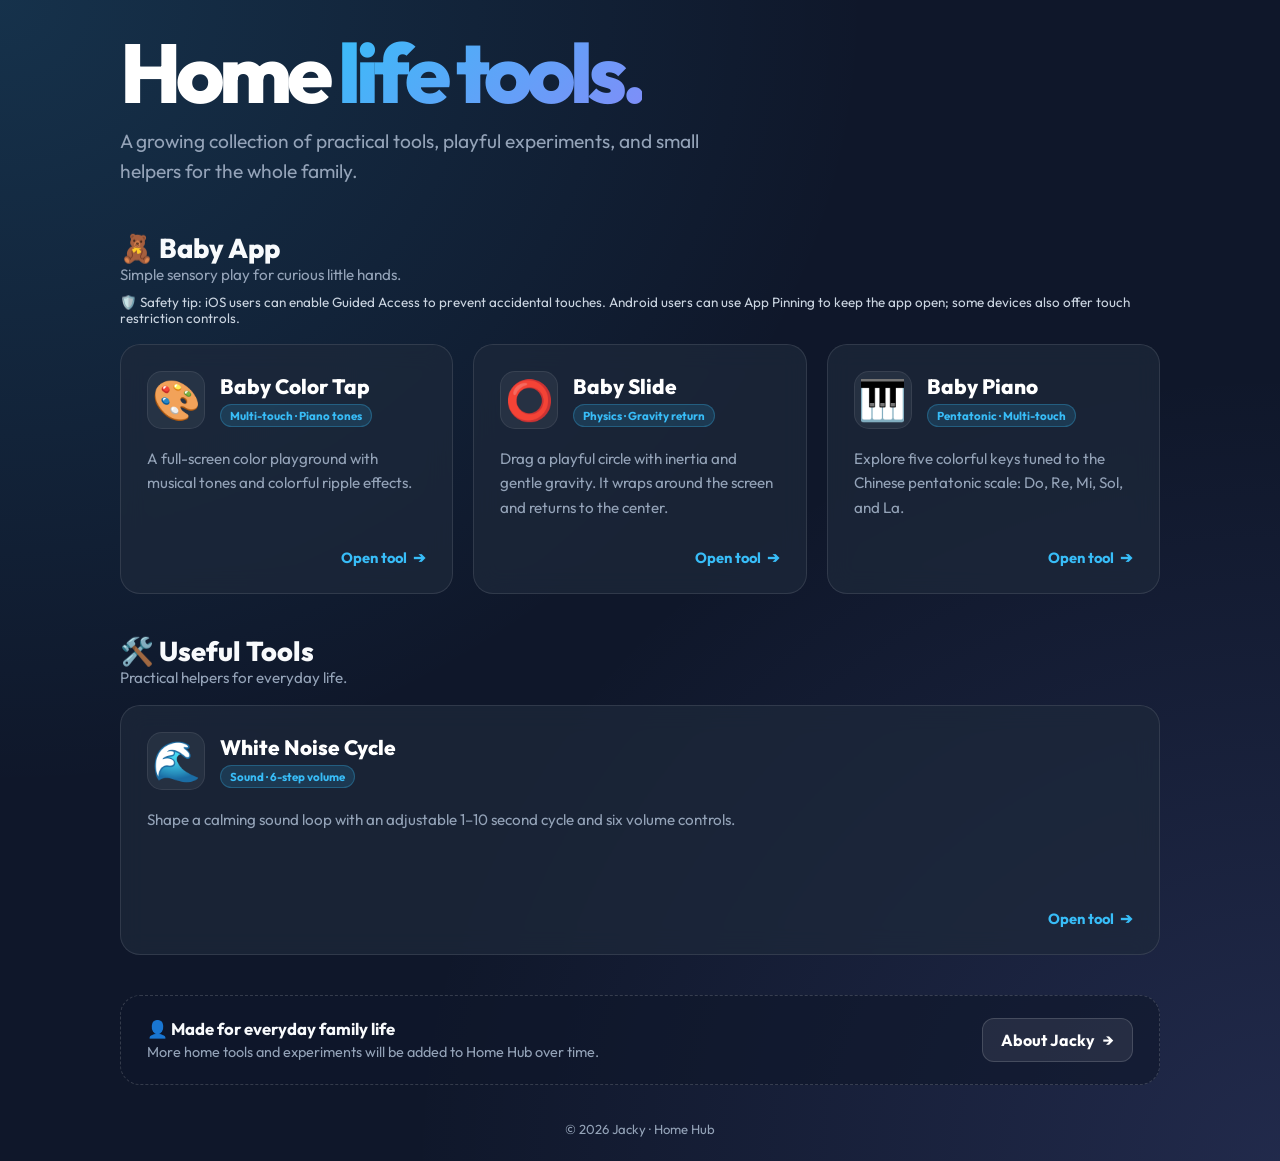
<file: index.html>
<!DOCTYPE html>
<html lang="en">

<head>
    <meta charset="UTF-8">
    <meta name="viewport" content="width=device-width, initial-scale=1.0">
    <meta name="description" content="Home Hub is Jacky's collection of practical, playful tools for everyday family life.">
    <title>Home Hub</title>
    <link rel="preconnect" href="https://fonts.googleapis.com">
    <link rel="preconnect" href="https://fonts.gstatic.com" crossorigin>
    <link href="https://fonts.googleapis.com/css2?family=Outfit:wght@400;600;700;800&display=swap" rel="stylesheet">
    <style>
        :root {
            --bg-color: #0f172a;
            --surface: rgba(30, 41, 59, 0.72);
            --surface-muted: rgba(15, 23, 42, 0.62);
            --border: rgba(255, 255, 255, 0.1);
            --accent: #38bdf8;
            --accent-soft: rgba(56, 189, 248, 0.15);
            --gradient: linear-gradient(135deg, #38bdf8 0%, #818cf8 100%);
            --text: #f8fafc;
            --muted: #94a3b8;
        }

        * { box-sizing: border-box; margin: 0; padding: 0; }

        body {
            min-height: 100vh;
            padding: 32px 20px 24px;
            color: var(--text);
            font-family: 'Outfit', -apple-system, BlinkMacSystemFont, sans-serif;
            background-color: var(--bg-color);
            background-image:
                radial-gradient(at 0% 0%, rgba(56, 189, 248, 0.16) 0, transparent 48%),
                radial-gradient(at 100% 100%, rgba(129, 140, 248, 0.16) 0, transparent 48%);
        }

        .container { width: 100%; max-width: 1040px; margin: 0 auto; }

        header { margin-bottom: 44px; }

        .eyebrow {
            display: inline-flex;
            align-items: center;
            gap: 8px;
            margin-bottom: 16px;
            color: var(--accent);
            font-size: 0.78rem;
            font-weight: 800;
            letter-spacing: 0.14em;
            text-transform: uppercase;
        }

        .eyebrow::before {
            content: '';
            width: 24px;
            height: 2px;
            background: var(--accent);
            border-radius: 2px;
        }

        header h1 {
            max-width: 680px;
            margin-bottom: 12px;
            color: #fff;
            font-size: clamp(2.8rem, 7vw, 5.2rem);
            font-weight: 800;
            letter-spacing: -0.06em;
            line-height: 0.98;
        }

        header h1 span {
            background: var(--gradient);
            -webkit-background-clip: text;
            background-clip: text;
            -webkit-text-fill-color: transparent;
        }

        header p { max-width: 620px; color: var(--muted); font-size: clamp(1rem, 2.5vw, 1.2rem); line-height: 1.6; }

        .section-heading {
            display: flex;
            align-items: end;
            justify-content: space-between;
            gap: 20px;
            margin-bottom: 18px;
        }

        .section-heading h2 { font-size: 1.7rem; font-weight: 800; }
        .section-heading p { color: var(--muted); font-size: 0.95rem; }
        .section-heading .safety-note { margin-top: 10px; color: #cbd5e1; font-size: 0.84rem; }

        .apps-grid {
            display: grid;
            grid-template-columns: repeat(auto-fit, minmax(300px, 1fr));
            gap: 20px;
            margin-bottom: 40px;
        }

        .app-card {
            position: relative;
            display: flex;
            flex-direction: column;
            justify-content: space-between;
            min-height: 250px;
            padding: 26px;
            overflow: hidden;
            color: var(--text);
            text-decoration: none;
            background: var(--surface);
            border: 1px solid var(--border);
            border-radius: 20px;
            backdrop-filter: blur(12px);
            transition: transform 0.25s ease, border-color 0.25s ease, box-shadow 0.25s ease;
        }

        .app-card::before {
            content: '';
            position: absolute;
            inset: 0 0 auto;
            height: 4px;
            background: var(--gradient);
            opacity: 0;
            transition: opacity 0.25s ease;
        }

        .app-card:hover { transform: translateY(-5px); border-color: rgba(56, 189, 248, 0.45); box-shadow: 0 20px 30px -12px rgba(0, 0, 0, 0.55), 0 0 24px rgba(56, 189, 248, 0.16); }
        .app-card:hover::before { opacity: 1; }

        .card-header { display: flex; align-items: center; gap: 15px; margin-bottom: 18px; }
        .app-icon { display: grid; place-items: center; width: 58px; height: 58px; flex: 0 0 auto; font-size: 2.45rem; background: rgba(255, 255, 255, 0.06); border: 1px solid rgba(255, 255, 255, 0.08); border-radius: 15px; }
        .app-title-group h3 { margin-bottom: 5px; color: #fff; font-size: 1.3rem; font-weight: 800; }
        .app-tag { display: inline-block; padding: 3px 9px; color: var(--accent); font-size: 0.72rem; font-weight: 700; background: var(--accent-soft); border: 1px solid rgba(56, 189, 248, 0.28); border-radius: 20px; }
        .app-desc { margin-bottom: 22px; color: var(--muted); font-size: 0.95rem; line-height: 1.6; }
        .card-footer { display: flex; justify-content: flex-end; gap: 6px; color: var(--accent); font-size: 0.92rem; font-weight: 700; transition: gap 0.2s ease; }
        .app-card:hover .card-footer { gap: 10px; color: #7dd3fc; }

        .author-section { display: flex; align-items: center; justify-content: space-between; gap: 20px; padding: 22px 26px; background: var(--surface-muted); border: 1px dashed rgba(255, 255, 255, 0.16); border-radius: 20px; }
        .author-info-text h3 { margin-bottom: 4px; font-size: 1.05rem; }
        .author-info-text p { color: var(--muted); font-size: 0.9rem; }
        .author-btn { display: inline-flex; align-items: center; gap: 8px; padding: 11px 18px; color: #fff; font-weight: 700; text-decoration: none; white-space: nowrap; background: rgba(255, 255, 255, 0.08); border: 1px solid rgba(255, 255, 255, 0.15); border-radius: 12px; transition: all 0.2s ease; }
        .author-btn:hover { background: var(--gradient); border-color: transparent; transform: translateY(-2px); }
        footer { padding-top: 36px; color: var(--muted); font-size: 0.82rem; text-align: center; }

        @media (max-width: 600px) {
            body { padding-top: 24px; }
            header { margin-bottom: 34px; }
            .section-heading { display: block; }
            .section-heading p { margin-top: 5px; }
            .apps-grid { grid-template-columns: 1fr; }
            .author-section { align-items: flex-start; flex-direction: column; }
        }
    </style>
</head>

<body>
    <div class="container">
        <header>
            <h1>Home <span>life tools.</span></h1>
            <p>A growing collection of practical tools, playful experiments, and small helpers for the whole family.</p>
        </header>

        <main>
            <section aria-labelledby="baby-app-title">
                <div class="section-heading">
                    <div>
                        <h2 id="baby-app-title">🧸 Baby App</h2>
                        <p>Simple sensory play for curious little hands.</p>
                        <p class="safety-note">🛡️ Safety tip: iOS users can enable Guided Access to prevent accidental touches. Android users can use App Pinning to keep the app open; some devices also offer touch restriction controls.</p>
                    </div>
                </div>

                <div class="apps-grid">
                    <a href="baby-app/baby-tap.html" class="app-card">
                        <div>
                            <div class="card-header">
                                <div class="app-icon">🎨</div>
                                <div class="app-title-group">
                                    <h3>Baby Color Tap</h3>
                                    <span class="app-tag">Multi-touch · Piano tones</span>
                                </div>
                            </div>
                            <p class="app-desc">A full-screen color playground with musical tones and colorful ripple effects.</p>
                        </div>
                        <div class="card-footer"><span>Open tool</span><span>➔</span></div>
                    </a>

                    <a href="baby-app/baby-slide.html" class="app-card">
                        <div>
                            <div class="card-header">
                                <div class="app-icon">⭕</div>
                                <div class="app-title-group">
                                    <h3>Baby Slide</h3>
                                    <span class="app-tag">Physics · Gravity return</span>
                                </div>
                            </div>
                            <p class="app-desc">Drag a playful circle with inertia and gentle gravity. It wraps around the screen and returns to the center.</p>
                        </div>
                        <div class="card-footer"><span>Open tool</span><span>➔</span></div>
                    </a>

                    <a href="baby-app/baby-piano.html" class="app-card">
                        <div>
                            <div class="card-header">
                                <div class="app-icon">🎹</div>
                                <div class="app-title-group">
                                    <h3>Baby Piano</h3>
                                    <span class="app-tag">Pentatonic · Multi-touch</span>
                                </div>
                            </div>
                            <p class="app-desc">Explore five colorful keys tuned to the Chinese pentatonic scale: Do, Re, Mi, Sol, and La.</p>
                        </div>
                        <div class="card-footer"><span>Open tool</span><span>➔</span></div>
                    </a>
                </div>
            </section>

            <section aria-labelledby="useful-tools-title">
                <div class="section-heading">
                    <div>
                        <h2 id="useful-tools-title">🛠️ Useful Tools</h2>
                        <p>Practical helpers for everyday life.</p>
                    </div>
                </div>

                <div class="apps-grid">
                    <a href="baby-app/white-noise.html" class="app-card">
                        <div>
                            <div class="card-header">
                                <div class="app-icon">🌊</div>
                                <div class="app-title-group">
                                    <h3>White Noise Cycle</h3>
                                    <span class="app-tag">Sound · 6-step volume</span>
                                </div>
                            </div>
                            <p class="app-desc">Shape a calming sound loop with an adjustable 1–10 second cycle and six volume controls.</p>
                        </div>
                        <div class="card-footer"><span>Open tool</span><span>➔</span></div>
                    </a>
                </div>
            </section>
        </main>

        <section class="author-section">
            <div class="author-info-text">
                <h3>👤 Made for everyday family life</h3>
                <p>More home tools and experiments will be added to Home Hub over time.</p>
            </div>
            <a href="author.html" class="author-btn"><span>About Jacky</span><span>→</span></a>
        </section>

        <footer><p>&copy; 2026 Jacky · Home Hub</p></footer>
    </div>
</body>

</html>
</file>
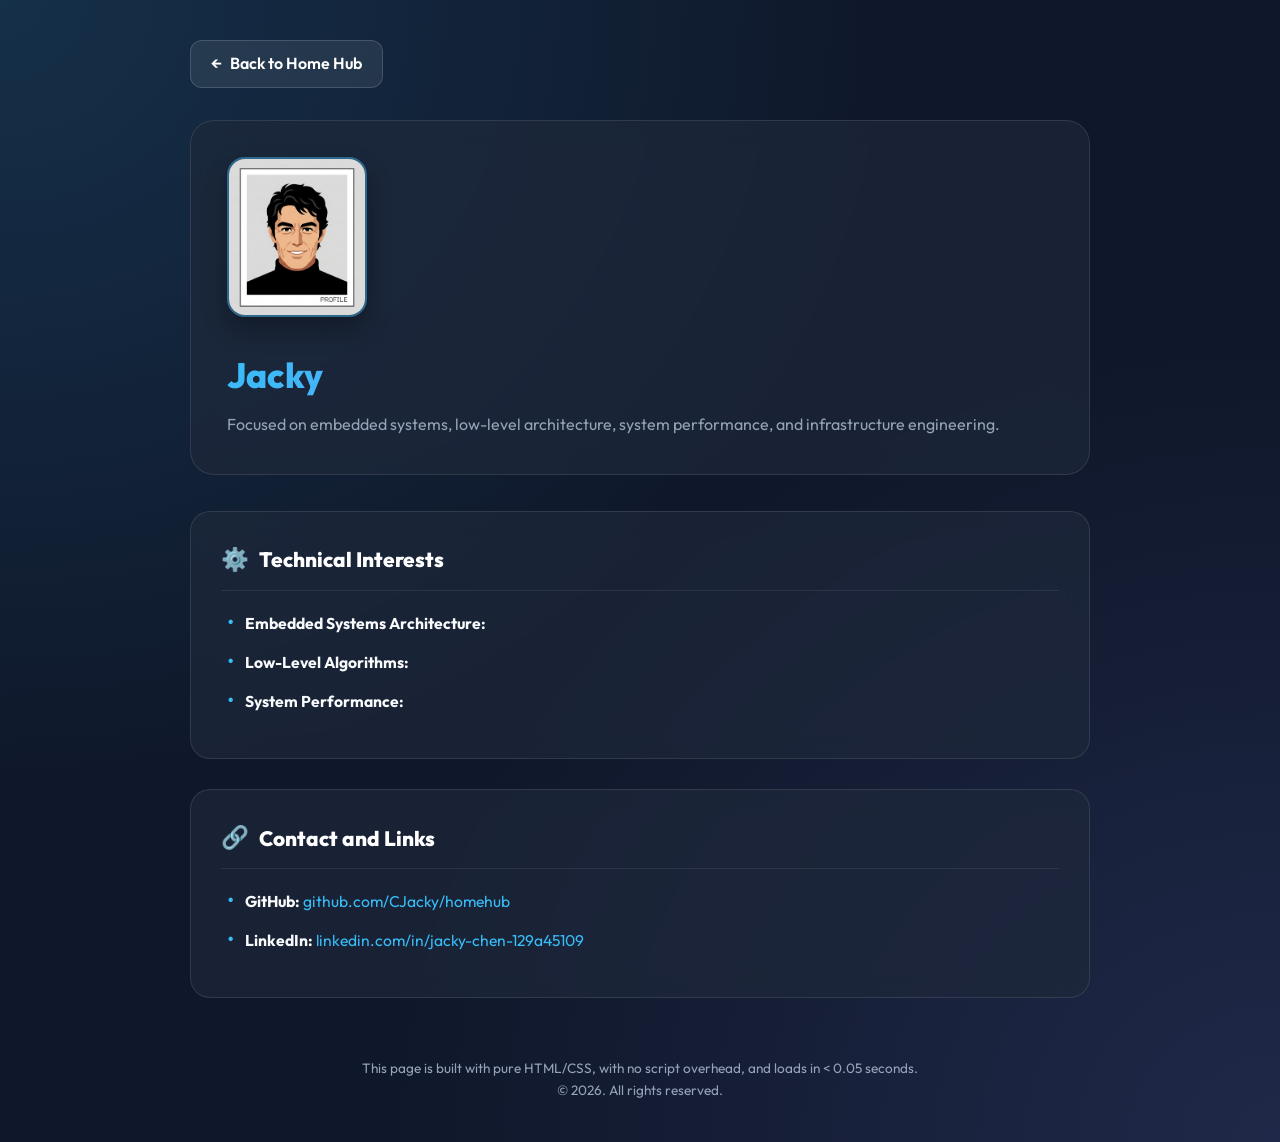
<file: author.html>
<!DOCTYPE html>
<html lang="en">

<head>
    <meta charset="UTF-8">
    <meta name="viewport" content="width=device-width, initial-scale=1.0">
    <title>Jacky's Personal Information and Author Profile</title>
    <!-- Google Fonts -->
    <link rel="preconnect" href="https://fonts.googleapis.com">
    <link rel="preconnect" href="https://fonts.gstatic.com" crossorigin>
    <link href="https://fonts.googleapis.com/css2?family=Outfit:wght@400;600;800&display=swap" rel="stylesheet">
    <style>
        :root {
            --bg-color: #0F172A;
            --card-bg: rgba(30, 41, 59, 0.7);
            --card-border: rgba(255, 255, 255, 0.1);
            --primary-accent: #38BDF8;
            --primary-gradient: linear-gradient(135deg, #38BDF8 0%, #818CF8 100%);
            --text-main: #F8FAFC;
            --text-muted: #94A3B8;
        }

        * {
            box-sizing: border-box;
            margin: 0;
            padding: 0;
        }

        body {
            font-family: 'Outfit', -apple-system, BlinkMacSystemFont, sans-serif;
            background-color: var(--bg-color);
            background-image: 
                radial-gradient(at 0% 0%, rgba(56, 189, 248, 0.15) 0px, transparent 50%),
                radial-gradient(at 100% 100%, rgba(129, 140, 248, 0.15) 0px, transparent 50%);
            color: var(--text-main);
            min-height: 100vh;
            display: flex;
            flex-direction: column;
            align-items: center;
            padding: 40px 20px;
            line-height: 1.6;
        }

        .container {
            width: 100%;
            max-width: 900px;
        }

        /* Top navigation */
        .nav-bar {
            margin-bottom: 32px;
        }

        .back-btn {
            display: inline-flex;
            align-items: center;
            gap: 8px;
            padding: 10px 20px;
            border-radius: 12px;
            background: rgba(255, 255, 255, 0.08);
            border: 1px solid rgba(255, 255, 255, 0.15);
            color: #FFFFFF;
            font-weight: 600;
            text-decoration: none;
            transition: all 0.2s ease;
        }

        .back-btn:hover {
            background: var(--primary-gradient);
            border-color: transparent;
            box-shadow: 0 8px 20px rgba(56, 189, 248, 0.3);
            transform: translateY(-2px);
        }

        /* Profile card */
        .profile-card {
            background: var(--card-bg);
            border: 1px solid var(--card-border);
            border-radius: 24px;
            padding: 36px;
            backdrop-filter: blur(12px);
            -webkit-backdrop-filter: blur(12px);
            margin-bottom: 36px;
            display: flex;
            align-items: center;
            gap: 30px;
            flex-wrap: wrap;
        }

        .profile-img {
            width: 140px;
            height: 160px;
            border-radius: 18px;
            border: 2px solid rgba(56, 189, 248, 0.4);
            object-fit: cover;
            background-color: rgba(255, 255, 255, 0.05);
            box-shadow: 0 12px 24px rgba(0, 0, 0, 0.3);
            flex-shrink: 0;
        }

        .profile-info h1 {
            font-size: 2.2rem;
            font-weight: 800;
            background: var(--primary-gradient);
            -webkit-background-clip: text;
            -webkit-text-fill-color: transparent;
            margin-bottom: 8px;
        }

        .location-tag {
            display: inline-block;
            font-size: 0.85rem;
            font-weight: 600;
            padding: 4px 12px;
            border-radius: 20px;
            background: rgba(56, 189, 248, 0.15);
            color: var(--primary-accent);
            border: 1px solid rgba(56, 189, 248, 0.3);
            margin-bottom: 14px;
        }

        .profile-bio {
            color: var(--text-muted);
            font-size: 1rem;
            line-height: 1.7;
        }

        /* Content sections */
        .section-box {
            background: var(--card-bg);
            border: 1px solid var(--card-border);
            border-radius: 20px;
            padding: 30px;
            backdrop-filter: blur(12px);
            -webkit-backdrop-filter: blur(12px);
            margin-bottom: 30px;
        }

        .section-title {
            font-size: 1.3rem;
            font-weight: 800;
            color: #FFFFFF;
            margin-bottom: 20px;
            display: flex;
            align-items: center;
            gap: 10px;
            border-bottom: 1px solid rgba(255, 255, 255, 0.08);
            padding-bottom: 12px;
        }

        .section-title span.icon {
            font-size: 1.4rem;
        }

        /* List styling */
        ul.custom-list {
            list-style: none;
            padding: 0;
        }

        ul.custom-list li {
            position: relative;
            padding-left: 24px;
            margin-bottom: 14px;
            color: var(--text-muted);
            font-size: 0.98rem;
        }

        ul.custom-list li::before {
            content: '•';
            position: absolute;
            left: 6px;
            top: 0;
            color: var(--primary-accent);
            font-size: 1.4rem;
            line-height: 1;
        }

        ul.custom-list li strong {
            color: var(--text-main);
            font-weight: 700;
        }

        /* Table styling */
        .table-responsive {
            overflow-x: auto;
        }

        table.custom-table {
            width: 100%;
            border-collapse: separate;
            border-spacing: 0;
            border-radius: 12px;
            overflow: hidden;
            border: 1px solid rgba(255, 255, 255, 0.08);
        }

        table.custom-table th,
        table.custom-table td {
            padding: 14px 18px;
            text-align: left;
            font-size: 0.95rem;
        }

        table.custom-table th {
            background: rgba(255, 255, 255, 0.06);
            color: var(--primary-accent);
            font-weight: 700;
            border-bottom: 1px solid rgba(255, 255, 255, 0.1);
        }

        table.custom-table td {
            background: rgba(15, 23, 42, 0.3);
            color: var(--text-muted);
            border-bottom: 1px solid rgba(255, 255, 255, 0.05);
        }

        table.custom-table tr:last-child td {
            border-bottom: none;
        }

        table.custom-table tr:hover td {
            background: rgba(56, 189, 248, 0.05);
            color: var(--text-main);
        }

        .link-list a {
            color: var(--primary-accent);
            text-decoration: none;
        }

        .link-list a:hover {
            text-decoration: underline;
        }

        footer {
            margin-top: 20px;
            padding-top: 30px;
            font-size: 0.85rem;
            color: var(--text-muted);
            text-align: center;
        }
    </style>
</head>

<body>

    <div class="container">
        <!-- Top navigation -->
        <nav class="nav-bar">
            <a href="index.html" class="back-btn">
                <span>←</span>
                <span>Back to Home Hub</span>
            </a>
        </nav>

        <!-- Personal information card -->
        <header class="profile-card">
            <img class="profile-img" src="image/profile.png" alt="Jacky's profile photo">
            <div class="profile-info">
                <h1>Jacky</h1>
                <p class="profile-bio">Focused on embedded systems, low-level architecture, system performance, and infrastructure engineering.</p>
            </div>
        </header>

        <section class="section-box">
            <h2 class="section-title">
                <span class="icon">⚙️</span>
                <span>Technical Interests</span>
            </h2>
            <ul class="custom-list">
                <li><strong>Embedded Systems Architecture:</strong></li>
                <li><strong>Low-Level Algorithms:</strong></li>
                <li><strong>System Performance:</strong></li>
            </ul>
        </section>

        <section class="section-box">
            <h2 class="section-title">
                <span class="icon">🔗</span>
                <span>Contact and Links</span>
            </h2>
            <ul class="custom-list link-list">
                <li><strong>GitHub:</strong> <a href="https://github.com/CJacky/homehub" target="_blank" rel="noopener noreferrer">github.com/CJacky/homehub</a></li>
                <li><strong>LinkedIn:</strong> <a href="https://www.linkedin.com/in/jacky-chen-129a45109/" target="_blank" rel="noopener noreferrer">linkedin.com/in/jacky-chen-129a45109</a></li>
            </ul>
        </section>

        <!-- Footer -->
        <footer>
            <p>This page is built with pure HTML/CSS, with no script overhead, and loads in &lt; 0.05 seconds.</p>
            <p>&copy; 2026. All rights reserved.</p>
        </footer>
    </div>

</body>

</html>
</file>
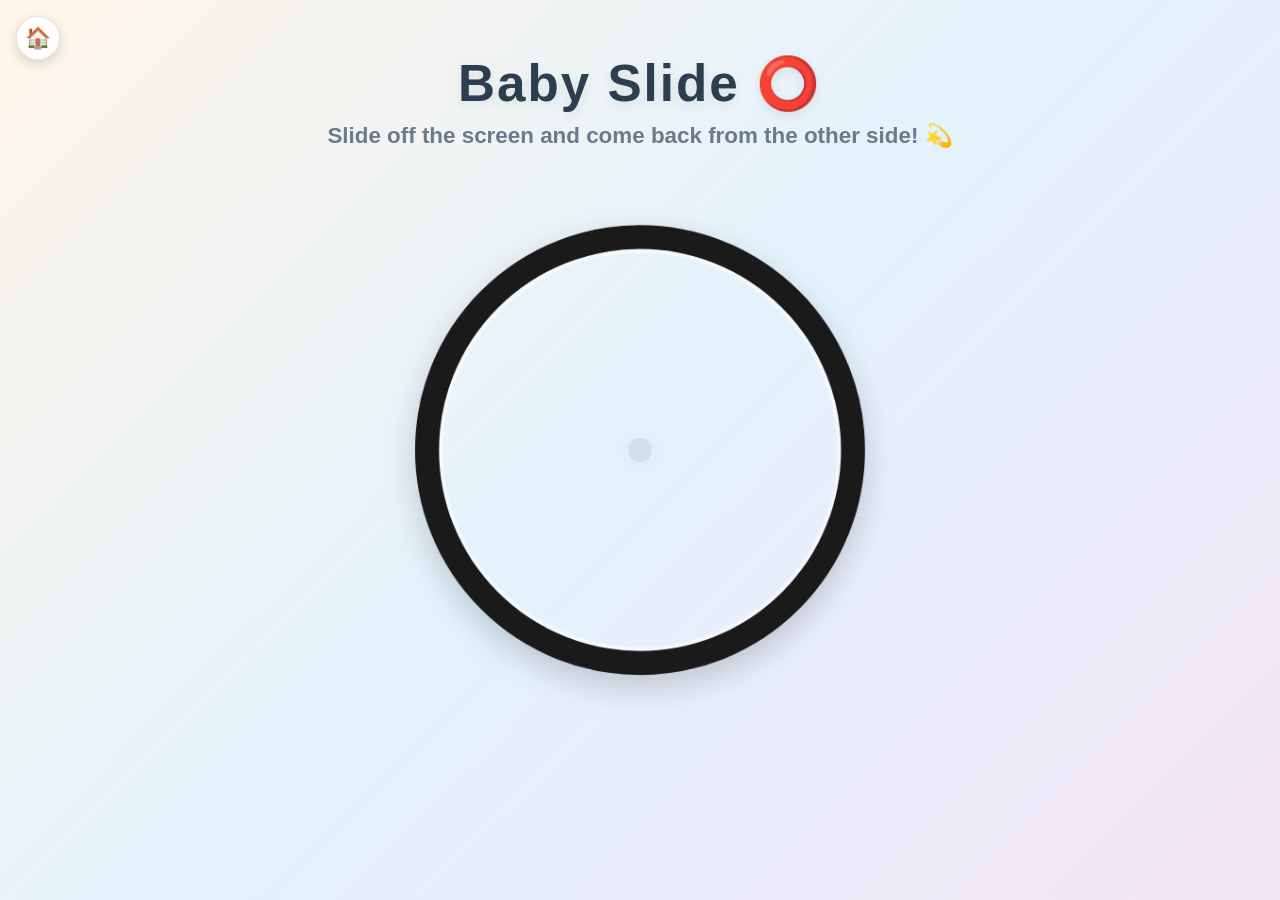
<file: app/baby_slide.html>
<!DOCTYPE html>
<html lang="en">

<head>
    <meta charset="UTF-8">
    <!-- Full-screen mobile layout with zoom disabled to prevent accidental input -->
    <meta name="viewport"
        content="width=device-width, initial-scale=1.0, maximum-scale=1.0, user-scalable=no, viewport-fit=cover">
    <!-- iOS Web App settings -->
    <meta name="apple-mobile-web-app-capable" content="yes">
    <meta name="apple-mobile-web-app-status-bar-style" content="black-translucent">
    <title>Baby Slide ⭕</title>
    <!-- Load shared CSS and JavaScript core -->
    <link rel="stylesheet" href="common.css">
    <script src="common.js"></script>
    <style>
        body {
            background: linear-gradient(135deg, #FFF6E9 0%, #E3F2FD 50%, #F3E5F5 100%);
        }

        /* Title and helper text */
        .header {
            position: absolute;
            top: 6%;
            width: 100%;
            text-align: center;
            pointer-events: none;
            z-index: 5;
            transition: opacity 0.5s ease;
        }

        h1 {
            margin: 0;
            font-size: clamp(2rem, 6vw, 3.2rem);
            color: #2C3E50;
            text-shadow: 0 4px 12px rgba(0, 0, 0, 0.08);
            font-weight: 800;
            letter-spacing: 2px;
        }

        p.subtitle {
            margin: 8px 0 0 0;
            font-size: clamp(1rem, 3.5vw, 1.4rem);
            color: #6C7A89;
            font-weight: 600;
        }

        /* Outlined circle (approximately one quarter of the screen) */
        .draggable-circle {
            position: absolute;
            width: 50vmin;
            height: 50vmin;
            border: clamp(12px, 3.2vmin, 24px) solid #1A1A1A;
            border-radius: 50%;
            background-color: transparent;
            box-shadow: 0 12px 32px rgba(0, 0, 0, 0.18), inset 0 0 0 4px rgba(255, 255, 255, 0.5);
            transform: translate(-50%, -50%) scale(1);
            cursor: grab;
            z-index: 10;
            touch-action: none;
            will-change: left, top, transform;
            display: flex;
            justify-content: center;
            align-items: center;
            transition: transform 0.15s ease-out, box-shadow 0.15s ease-out;
        }

        /* Circle while dragging */
        .draggable-circle.dragging {
            cursor: grabbing;
            transform: translate(-50%, -50%) scale(1.1);
            box-shadow: 0 20px 45px rgba(0, 0, 0, 0.28), inset 0 0 0 4px rgba(255, 255, 255, 0.8);
            border-color: #000000;
        }

        /* Idle pulse animation to invite interaction */
        .draggable-circle.pulse {
            animation: pulseIdle 2.5s infinite ease-in-out;
        }

        @keyframes pulseIdle {
            0%, 100% {
                transform: translate(-50%, -50%) scale(1);
            }

            50% {
                transform: translate(-50%, -50%) scale(1.06);
            }
        }

        /* Visual marker for the central gravity point */
        .center-target {
            position: absolute;
            top: 50%;
            left: 50%;
            transform: translate(-50%, -50%);
            width: 24px;
            height: 24px;
            border-radius: 50%;
            background: rgba(0, 0, 0, 0.08);
            box-shadow: 0 0 20px rgba(0, 0, 0, 0.05);
            pointer-events: none;
            z-index: 1;
        }
    </style>
</head>

<body>
    <!-- Header -->
    <div class="header">
        <h1>Baby Slide ⭕</h1>
        <p class="subtitle">Slide off the screen and come back from the other side! 💫</p>
    </div>

    <!-- Central gravity guide -->
    <div class="center-target"></div>

    <!-- Outlined circle -->
    <div class="draggable-circle pulse" id="circle"></div>

    <script>
        const circle = document.getElementById('circle');

        // Physics state (inertia, acceleration, and central gravity)
        let posX = window.innerWidth / 2;
        let posY = window.innerHeight / 2;
        let vx = 0;
        let vy = 0;
        let isDragging = false;

        let lastPointerX = 0;
        let lastPointerY = 0;

        // Initialize the circle at the center
        function centerCircle() {
            posX = window.innerWidth / 2;
            posY = window.innerHeight / 2;
            vx = 0;
            vy = 0;
            circle.style.left = `${posX}px`;
            circle.style.top = `${posY}px`;
        }
        centerCircle();

        window.addEventListener('resize', () => {
            if (!isDragging && Math.hypot(vx, vy) < 0.1) {
                centerCircle();
            }
        });

        // Pointer and touch event handling
        circle.addEventListener('pointerdown', (e) => {
            WebAudioEngine.playTone(440, 0.1, 'sine', true);

            isDragging = true;
            vx = 0;
            vy = 0;

            circle.setPointerCapture(e.pointerId);
            circle.classList.remove('pulse');
            circle.classList.add('dragging');

            lastPointerX = e.clientX;
            lastPointerY = e.clientY;
            posX = e.clientX;
            posY = e.clientY;

            circle.style.left = `${posX}px`;
            circle.style.top = `${posY}px`;
        });

        circle.addEventListener('pointermove', (e) => {
            if (!isDragging) return;

            // Calculate movement delta and instantaneous velocity (vx, vy)
            const deltaX = e.clientX - lastPointerX;
            const deltaY = e.clientY - lastPointerY;

            // Accumulate momentum in real time
            vx = vx * 0.2 + deltaX * 0.8;
            vy = vy * 0.2 + deltaY * 0.8;

            posX = e.clientX;
            posY = e.clientY;
            lastPointerX = e.clientX;
            lastPointerY = e.clientY;

            circle.style.left = `${posX}px`;
            circle.style.top = `${posY}px`;

            // Create a colorful drag trail
            ParticleEngine.createTrail(posX, posY);
        });

        function handlePointerUp(e) {
            if (!isDragging) return;
            isDragging = false;
            circle.classList.remove('dragging');

            // Add momentum when the pointer is released
            vx *= 1.35;
            vy *= 1.35;
        }

        circle.addEventListener('pointerup', handlePointerUp);
        circle.addEventListener('pointercancel', handlePointerUp);

        // Physics loop with central gravity and screen wrapping
        function updatePhysics() {
            if (!isDragging) {
                const centerX = window.innerWidth / 2;
                const centerY = window.innerHeight / 2;

                const dx = centerX - posX;
                const dy = centerY - posY;
                const distToCenter = Math.hypot(dx, dy);

                // Central gravitational attraction (centripetal acceleration)
                const gravityStrength = 0.0035;
                vx += dx * gravityStrength;
                vy += dy * gravityStrength;

                // Drag damping so the circle settles gracefully at the center
                vx *= 0.955;
                vy *= 0.955;

                posX += vx;
                posY += vy;

                // Screen wrapping: an object leaving one edge enters from the opposite edge
                const margin = 50;
                let wrapped = false;

                if (posY < -margin) {
                    posY = window.innerHeight + margin;
                    wrapped = true;
                } else if (posY > window.innerHeight + margin) {
                    posY = -margin;
                    wrapped = true;
                }

                if (posX < -margin) {
                    posX = window.innerWidth + margin;
                    wrapped = true;
                } else if (posX > window.innerWidth + margin) {
                    posX = -margin;
                    wrapped = true;
                }

                if (wrapped) {
                    WebAudioEngine.playArpeggio();
                    ParticleEngine.createExplosion(posX, posY);
                }

                // Update position
                circle.style.left = `${posX}px`;
                circle.style.top = `${posY}px`;

                // Create small sparkle trails while moving
                if (Math.hypot(vx, vy) > 1.2) {
                    ParticleEngine.createTrail(posX, posY);
                }

                // Enable the idle pulse after settling at the center
                if (distToCenter < 3 && Math.hypot(vx, vy) < 0.1) {
                    posX = centerX;
                    posY = centerY;
                    vx = 0;
                    vy = 0;
                    circle.style.left = `${posX}px`;
                    circle.style.top = `${posY}px`;
                    if (!circle.classList.contains('pulse')) {
                        circle.classList.add('pulse');
                    }
                }
            }

            requestAnimationFrame(updatePhysics);
        }
        requestAnimationFrame(updatePhysics);
    </script>
</body>

</html>
</file>
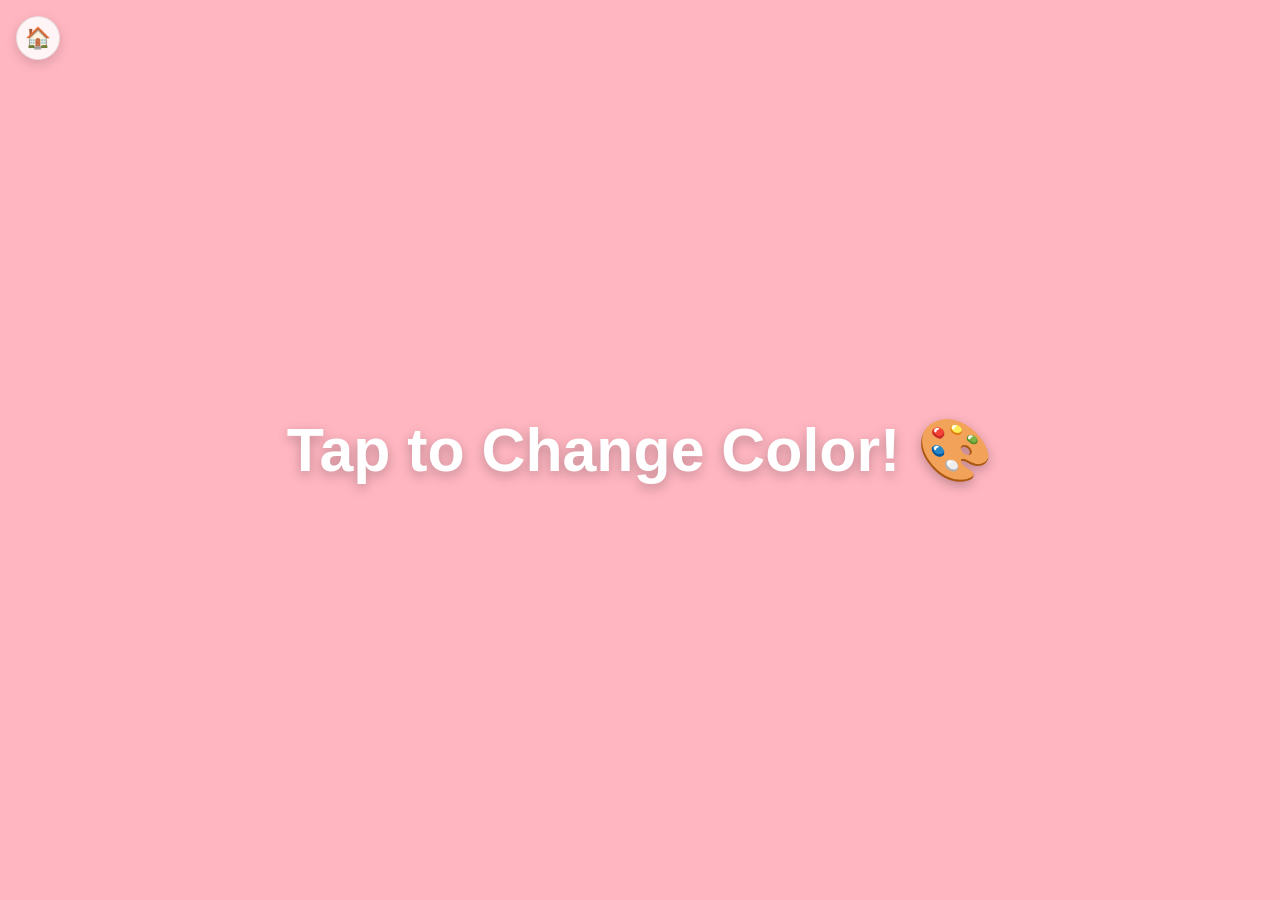
<file: app/baby_tap.html>
<!DOCTYPE html>
<html lang="en">

<head>
    <meta charset="UTF-8">
    <meta name="viewport" content="width=device-width, initial-scale=1.0, maximum-scale=1.0, user-scalable=no, viewport-fit=cover">
    <meta name="apple-mobile-web-app-capable" content="yes">
    <meta name="apple-mobile-web-app-status-bar-style" content="black-translucent">
    <title>Baby Color Tap 🎨</title>
    <!-- Load shared CSS and JavaScript core -->
    <link rel="stylesheet" href="common.css">
    <script src="common.js"></script>
    <style>
        body {
            background-color: #FFB6C1;
            transition: background-color 0.2s ease-out;
            display: flex;
            justify-content: center;
            align-items: center;
        }

        h1 {
            font-size: clamp(2.2rem, 7vw, 3.8rem);
            color: white;
            text-shadow: 0 4px 12px rgba(0, 0, 0, 0.25);
            text-align: center;
            pointer-events: none;
            margin: 0 20px;
            font-weight: 800;
        }

        .ripple {
            position: absolute;
            border-radius: 50%;
            background: rgba(255, 255, 255, 0.7);
            transform: translate(-50%, -50%) scale(0);
            animation: rippleAnim 0.6s ease-out forwards;
            pointer-events: none;
        }

        @keyframes rippleAnim {
            0% {
                width: 20px;
                height: 20px;
                opacity: 0.9;
                transform: translate(-50%, -50%) scale(1);
            }
            100% {
                width: 260px;
                height: 260px;
                opacity: 0;
                transform: translate(-50%, -50%) scale(1.5);
            }
        }
    </style>
</head>

<body>
    <h1>Tap to Change Color! 🎨</h1>

    <script>
        let currentColor = BabyModel.tapColors[0];

        function changeColor() {
            currentColor = BabyModel.nextColor(currentColor);
            document.body.style.backgroundColor = currentColor;
        }

        function createRipple(x, y) {
            const ripple = document.createElement('div');
            ripple.className = 'ripple';
            ripple.style.left = `${x}px`;
            ripple.style.top = `${y}px`;
            document.body.appendChild(ripple);
            setTimeout(() => ripple.remove(), 600);
        }

        function handleTouch(x, y) {
            changeColor();

            WebAudioEngine.playTone(BabyModel.randomItem(BabyModel.tapFrequencies), 0.12);
            createRipple(x, y);
        }

        // Multi-touch (Touch Events)
        window.addEventListener('touchstart', (e) => {
            e.preventDefault();
            for (let i = 0; i < e.changedTouches.length; i++) {
                const touch = e.changedTouches[i];
                handleTouch(touch.clientX, touch.clientY);
            }
        }, { passive: false });

        // Mouse and stylus (Pointer Events)
        window.addEventListener('pointerdown', (e) => {
            if (e.pointerType === 'touch') return;
            handleTouch(e.clientX, e.clientY);
        });
    </script>
</body>

</html>
</file>
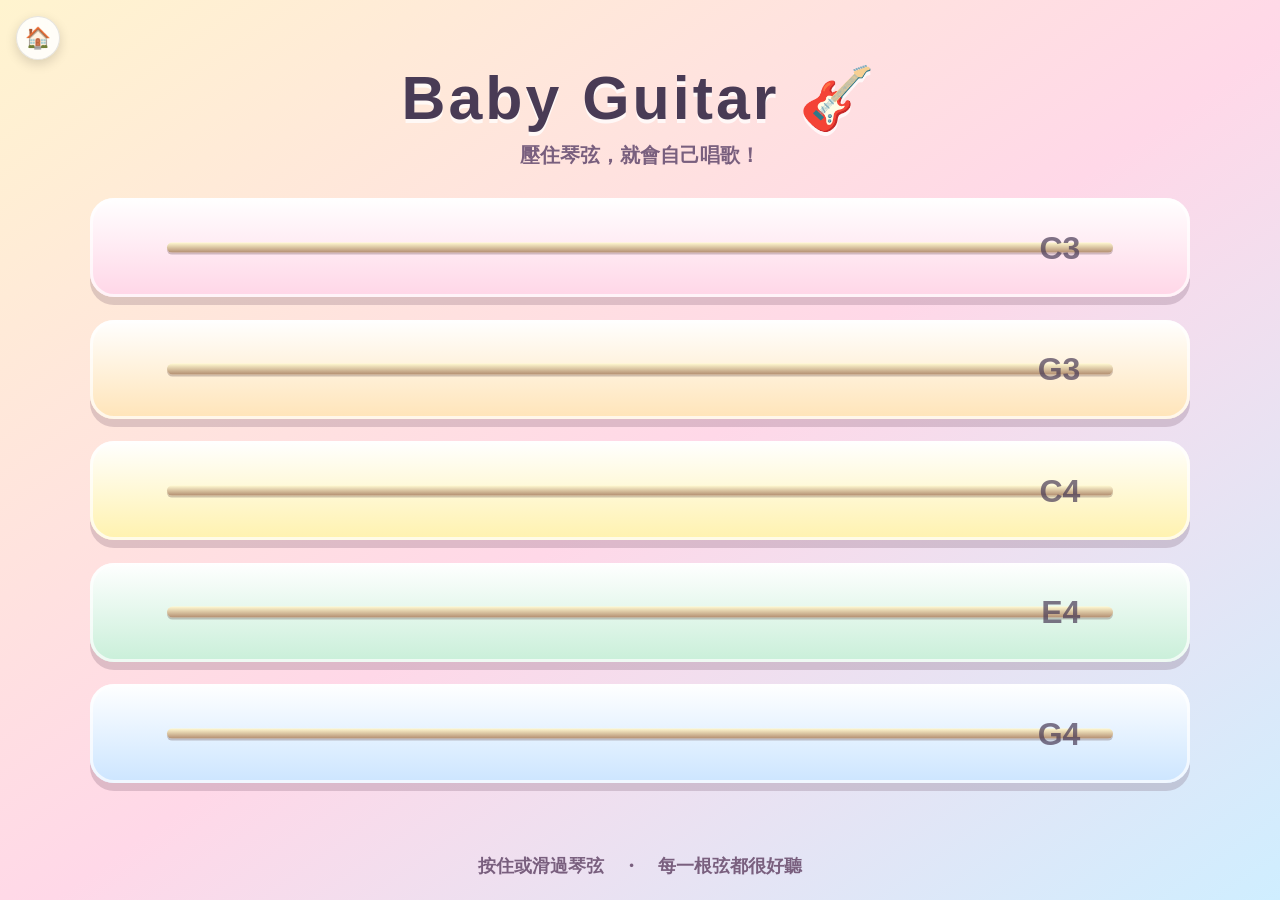
<file: baby-app/baby-guitar.html>
<!DOCTYPE html>
<html lang="zh-Hant">
<head>
    <meta charset="UTF-8">
    <meta name="viewport" content="width=device-width, initial-scale=1.0, maximum-scale=1.0, user-scalable=no, viewport-fit=cover">
    <meta name="apple-mobile-web-app-capable" content="yes">
    <meta name="apple-mobile-web-app-status-bar-style" content="black-translucent">
    <title>Baby Guitar 🎸</title>
    <link rel="stylesheet" href="common.css">
    <script src="modules/audio.js"></script>
    <script src="modules/visual.js"></script>
    <script src="modules/navigation.js"></script>
    <style>
        body { color: #493b55; background: linear-gradient(145deg, #fff4cf 0%, #ffd8e8 52%, #cfeeff 100%); }
        .guitar-stage { width: 100vw; height: 100vh; text-align: center; }
        .intro { position: absolute; top: clamp(22px, 7vh, 64px); left: 0; width: 100%; z-index: 2; pointer-events: none; }
        h1 { margin: 0; color: #493b55; font-size: clamp(2rem, 7vw, 3.8rem); font-weight: 900; letter-spacing: .05em; text-shadow: 0 4px 0 rgba(255,255,255,.75); }
        .subtitle { margin: 8px 0 0; color: #795f7e; font-size: clamp(.9rem, 3vw, 1.25rem); font-weight: 700; }
        .strings { display: flex; flex-direction: column; justify-content: center; gap: clamp(12px, 2.5vh, 24px); width: 100%; height: 100%; padding: 17vh 7vw 8vh; }
        .string { position: relative; min-height: clamp(54px, 11vh, 100px); padding: 0; border: 0; border-radius: 24px; background: linear-gradient(180deg, #fff 0%, var(--string-color) 100%); box-shadow: 0 8px 0 rgba(89,57,82,.2), inset 0 0 0 3px rgba(255,255,255,.7); cursor: pointer; touch-action: none; transition: transform .08s ease, box-shadow .08s ease, filter .08s ease; }
        .string::before { content: ''; position: absolute; left: 7%; right: 7%; top: 50%; height: clamp(7px, 1.2vh, 12px); border-radius: 99px; background: linear-gradient(180deg, #fff8d0, #b28d70); box-shadow: 0 2px 0 rgba(75,45,45,.26); transform: translateY(-50%); pointer-events: none; }
        .string::after { content: attr(data-note); position: absolute; right: 10%; top: 50%; transform: translateY(-50%); color: rgba(73,59,85,.7); font-size: clamp(1.2rem, 4vw, 2rem); font-weight: 900; pointer-events: none; }
        .string:active, .string.playing { transform: translateY(8px); box-shadow: 0 1px 0 rgba(89,57,82,.2), inset 0 0 0 3px rgba(255,255,255,.8); filter: saturate(1.15) brightness(1.03); }
        .hint { position: absolute; bottom: 2.5vh; left: 0; width: 100%; margin: 0; color: #795f7e; font-size: clamp(.85rem, 2.7vw, 1.1rem); font-weight: 800; pointer-events: none; }
        .note { position: fixed; z-index: 10; pointer-events: none; color: #fff; font-size: clamp(2rem, 7vw, 4rem); font-weight: 900; text-shadow: 0 3px 0 rgba(89,57,82,.18); animation: float-note .65s ease-out forwards; }
        @keyframes float-note { from { opacity: 1; transform: translate(-50%, -50%) scale(.7) rotate(-8deg); } to { opacity: 0; transform: translate(-50%, -135%) scale(1.15) rotate(8deg); } }
        @media (orientation: portrait) { .guitar-stage { position: absolute; top: 50%; left: 50%; width: 100vh; height: 100vw; transform: translate(-50%, -50%) rotate(90deg); } }
    </style>
</head>
<body>
    <main class="guitar-stage">
        <div class="intro"><h1>Baby Guitar 🎸</h1><p class="subtitle">壓住琴弦，就會自己唱歌！</p></div>
        <section class="strings" aria-label="五根安全音階琴弦">
            <button class="string" style="--string-color:#ffd6e7" data-freq="130.81" data-note="C3" aria-label="C3 弦"></button>
            <button class="string" style="--string-color:#ffe4b8" data-freq="196" data-note="G3" aria-label="G3 弦"></button>
            <button class="string" style="--string-color:#fff2ae" data-freq="261.63" data-note="C4" aria-label="C4 弦"></button>
            <button class="string" style="--string-color:#c9efd9" data-freq="329.63" data-note="E4" aria-label="E4 弦"></button>
            <button class="string" style="--string-color:#cce5ff" data-freq="392" data-note="G4" aria-label="G4 弦"></button>
        </section>
        <p class="hint">按住或滑過琴弦　・　每一根弦都很好聽</p>
    </main>
    <script>
        const strings = [...document.querySelectorAll('.string')];
        const safeNotes = [
            [130.81, 146.83, 164.81, 196, 220],
            [196, 220, 261.63, 293.66, 329.63],
            [261.63, 293.66, 329.63, 392, 440],
            [329.63, 392, 440, 261.63, 293.66],
            [392, 440, 261.63, 293.66, 329.63]
        ];
        const activePointers = new Map();
        function showNote(event, text) { const note = document.createElement('span'); note.className = 'note'; note.textContent = text; note.style.left = `${event.clientX}px`; note.style.top = `${event.clientY}px`; document.body.appendChild(note); setTimeout(() => note.remove(), 650); }
        function noteIndex(string, event) {
            const rect = string.getBoundingClientRect();
            return Math.max(0, Math.min(4, Math.floor(((event.clientX - rect.left) / rect.width) * 5)));
        }

        function pluck(state, event, force = false) {
            const index = noteIndex(state.string, event);
            if (!force && index === state.noteIndex) return;
            state.noteIndex = index;
            state.string.classList.add('playing');
            WebAudioEngine.playPluck(safeNotes[state.stringIndex][index], .72, .72);
            ParticleEngine.createExplosion(event.clientX, event.clientY, 3);
            showNote(event, ['C', 'D', 'E', 'G', 'A'][index]);
            clearTimeout(state.visualTimer);
            state.visualTimer = setTimeout(() => state.string.classList.remove('playing'), 150);
        }

        function stopPointer(event) {
            const state = activePointers.get(event.pointerId);
            if (!state) return;
            clearInterval(state.pulseTimer);
            clearTimeout(state.visualTimer);
            activePointers.delete(event.pointerId);
            state.string.classList.remove('playing');
        }

        strings.forEach((string) => {
            const stringIndex = strings.indexOf(string);
            string.addEventListener('pointerdown', (event) => {
                event.preventDefault();
                const state = { string, stringIndex, noteIndex: -1, visualTimer: null, pulseTimer: null };
                activePointers.set(event.pointerId, state);
                string.setPointerCapture(event.pointerId);
                pluck(state, event, true);
            state.lastEvent = event;
            state.pulseTimer = setInterval(() => pluck(state, state.lastEvent, true), 240);
            });
            string.addEventListener('pointermove', (event) => {
                const state = activePointers.get(event.pointerId);
                if (state) { state.lastEvent = event; pluck(state, event); }
            });
            string.addEventListener('pointerup', stopPointer);
            string.addEventListener('pointercancel', stopPointer);
            string.addEventListener('lostpointercapture', stopPointer);
        });
    </script>
</body>
</html>
</file>
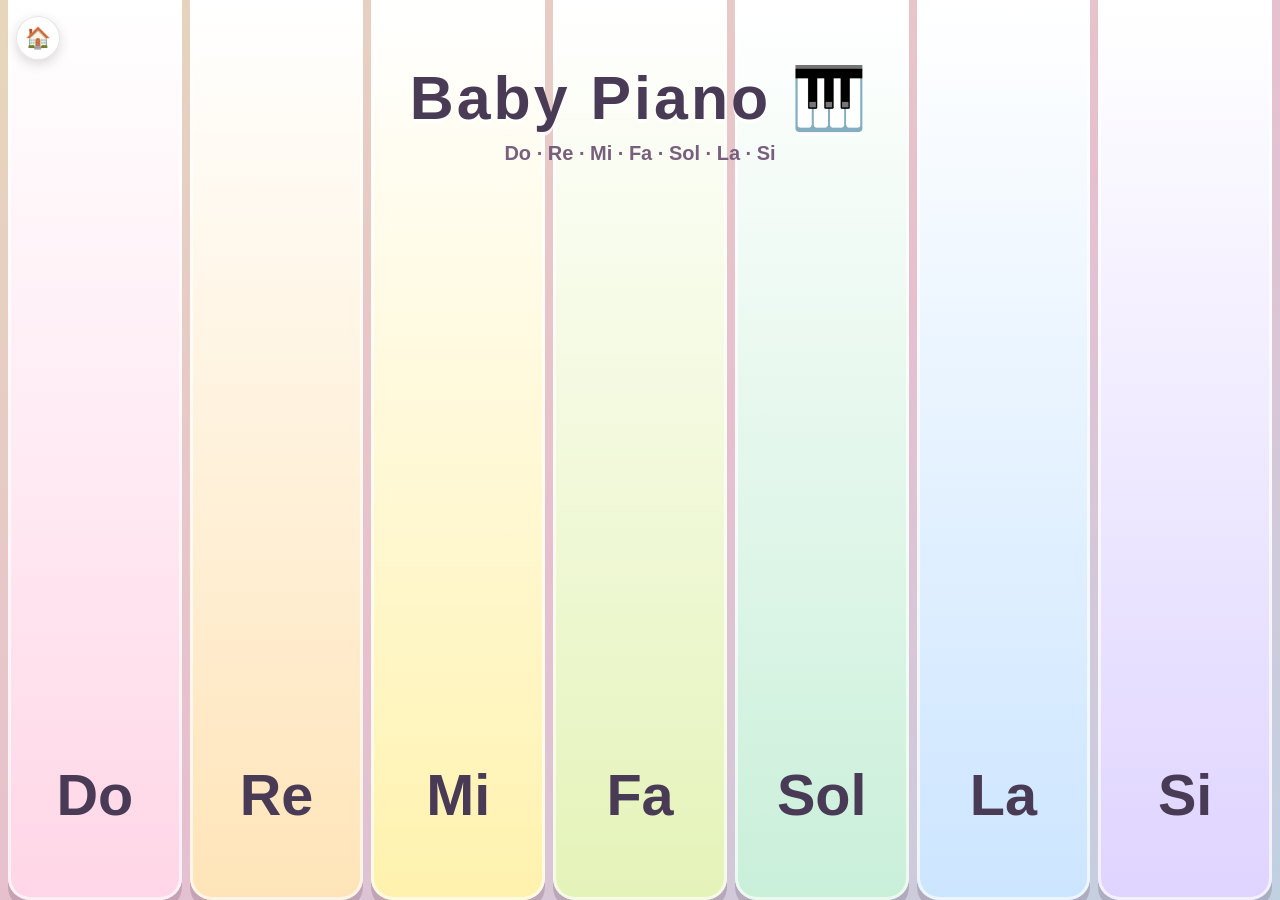
<file: baby-app/baby-piano.html>
<!DOCTYPE html>
<html lang="en">
<head>
    <meta charset="UTF-8">
    <meta name="viewport" content="width=device-width, initial-scale=1.0, maximum-scale=1.0, user-scalable=no, viewport-fit=cover">
    <meta name="apple-mobile-web-app-capable" content="yes">
    <meta name="apple-mobile-web-app-status-bar-style" content="black-translucent">
    <title>Baby Piano 🎹</title>
    <link rel="stylesheet" href="common.css">
    <script src="modules/audio.js"></script>
    <script src="modules/visual.js"></script>
    <script src="modules/navigation.js"></script>
    <style>
        body { color: #493b55; background: linear-gradient(145deg, #fff4cf 0%, #ffd8e8 52%, #cfeeff 100%); }
        .piano-stage { width: 100vw; height: 100vh; text-align: center; }
        .intro { position: absolute; top: clamp(22px, 7vh, 64px); left: 0; width: 100%; z-index: 2; pointer-events: none; }
        h1 { margin: 0; color: #493b55; font-size: clamp(2rem, 7vw, 3.8rem); font-weight: 900; letter-spacing: .05em; text-shadow: 0 4px 0 rgba(255,255,255,.75); }
        .subtitle { margin: 8px 0 0; color: #795f7e; font-size: clamp(.9rem, 3vw, 1.25rem); font-weight: 700; }
        .piano { display: grid; grid-template-columns: repeat(7, 1fr); width: 100%; height: 100%; gap: clamp(3px, .7vw, 8px); padding: 0 clamp(3px, .7vw, 8px); background: rgba(120,78,95,.18); }
        .key { min-width: 0; height: 100%; padding: 22px 8px 8vh; color: #493b55; font: inherit; background: linear-gradient(180deg, #fff 0%, var(--key-color) 100%); border: 0; border-radius: 0 0 22px 22px; box-shadow: 0 9px 0 rgba(89,57,82,.22), inset 0 0 0 3px rgba(255,255,255,.65); cursor: pointer; display: flex; flex-direction: column; align-items: center; justify-content: flex-end; gap: 9px; touch-action: none; transition: transform .08s ease, box-shadow .08s ease, filter .08s ease; }
        .key:focus-visible { outline: 4px solid #fff; outline-offset: 4px; }
        .key:active, .key.playing { transform: translateY(8px); box-shadow: 0 1px 0 rgba(89,57,82,.22), inset 0 0 0 3px rgba(255,255,255,.7); filter: saturate(1.2) brightness(1.03); }
        .key .note { font-size: clamp(2rem, 7vw, 3.6rem); font-weight: 900; }
        .key .scale { font-size: clamp(1rem, 3.5vw, 1.45rem); font-weight: 800; }
        @media (max-width: 520px) { .piano { gap: 2px; padding: 0 2px; } .key { padding: 14px 2px 7vh; border-radius: 0 0 13px 13px; } }
        @media (orientation: portrait) {
            .piano-stage {
                position: absolute;
                top: 50%;
                left: 50%;
                width: 100vh;
                height: 100vw;
                transform: translate(-50%, -50%) rotate(90deg);
            }
        }
    </style>
</head>
<body>
    <main class="piano-stage">
        <div class="intro">
            <h1>Baby Piano 🎹</h1>
            <p class="subtitle">Do · Re · Mi · Fa · Sol · La · Si</p>
        </div>
        <div class="piano" aria-label="Seven-note scale piano">
            <button class="key" style="--key-color:#ffd6e7" data-freq="261.63" aria-label="Do"><span class="note">Do</span></button>
            <button class="key" style="--key-color:#ffe4b8" data-freq="293.66" aria-label="Re"><span class="note">Re</span></button>
            <button class="key" style="--key-color:#fff2ae" data-freq="329.63" aria-label="Mi"><span class="note">Mi</span></button>
            <button class="key" style="--key-color:#e4f3b8" data-freq="349.23" aria-label="Fa"><span class="note">Fa</span></button>
            <button class="key" style="--key-color:#c9efd9" data-freq="392.00" aria-label="Sol"><span class="note">Sol</span></button>
            <button class="key" style="--key-color:#cce5ff" data-freq="440.00" aria-label="La"><span class="note">La</span></button>
            <button class="key" style="--key-color:#dfd4ff" data-freq="493.88" aria-label="Si"><span class="note">Si</span></button>
        </div>
    </main>
    <script>
        const piano = document.querySelector('.piano');
        const activePointers = new Map();
        const pressedPointers = new Set();

        function lockLandscape() {
            if (screen.orientation && screen.orientation.lock) {
                screen.orientation.lock('landscape').catch(() => {});
            }
        }

        function playKey(key, x, y) {
            key.dataset.active = 'true';
            key.classList.add('playing');
            WebAudioEngine.playTone(Number(key.dataset.freq), 0.65, 'triangle', false);
            ParticleEngine.createExplosion(x, y, 8);
        }
        function releaseKey(key) { key.dataset.active = 'false'; key.classList.remove('playing'); }

        function keyAtPoint(x, y) {
            const element = document.elementFromPoint(x, y);
            return element && element.closest ? element.closest('.key') : null;
        }

        function updatePointer(event) {
            if (!pressedPointers.has(event.pointerId)) return;
            const previousKey = activePointers.get(event.pointerId);
            const nextKey = keyAtPoint(event.clientX, event.clientY);
            if (nextKey === previousKey) return;
            if (previousKey) releaseKey(previousKey);
            if (nextKey && piano.contains(nextKey)) {
                activePointers.set(event.pointerId, nextKey);
                playKey(nextKey, event.clientX, event.clientY);
            } else {
                activePointers.delete(event.pointerId);
            }
        }

        function endPointer(event) {
            const key = activePointers.get(event.pointerId);
            if (key) releaseKey(key);
            activePointers.delete(event.pointerId);
            pressedPointers.delete(event.pointerId);
        }

        piano.addEventListener('pointerdown', event => {
            event.preventDefault();
            lockLandscape();
            piano.setPointerCapture(event.pointerId);
            pressedPointers.add(event.pointerId);
            updatePointer(event);
        });
        piano.addEventListener('pointermove', event => { event.preventDefault(); updatePointer(event); });
        piano.addEventListener('pointerup', endPointer);
        piano.addEventListener('pointercancel', endPointer);
        piano.addEventListener('lostpointercapture', endPointer);
    </script>
</body>
</html>
</file>
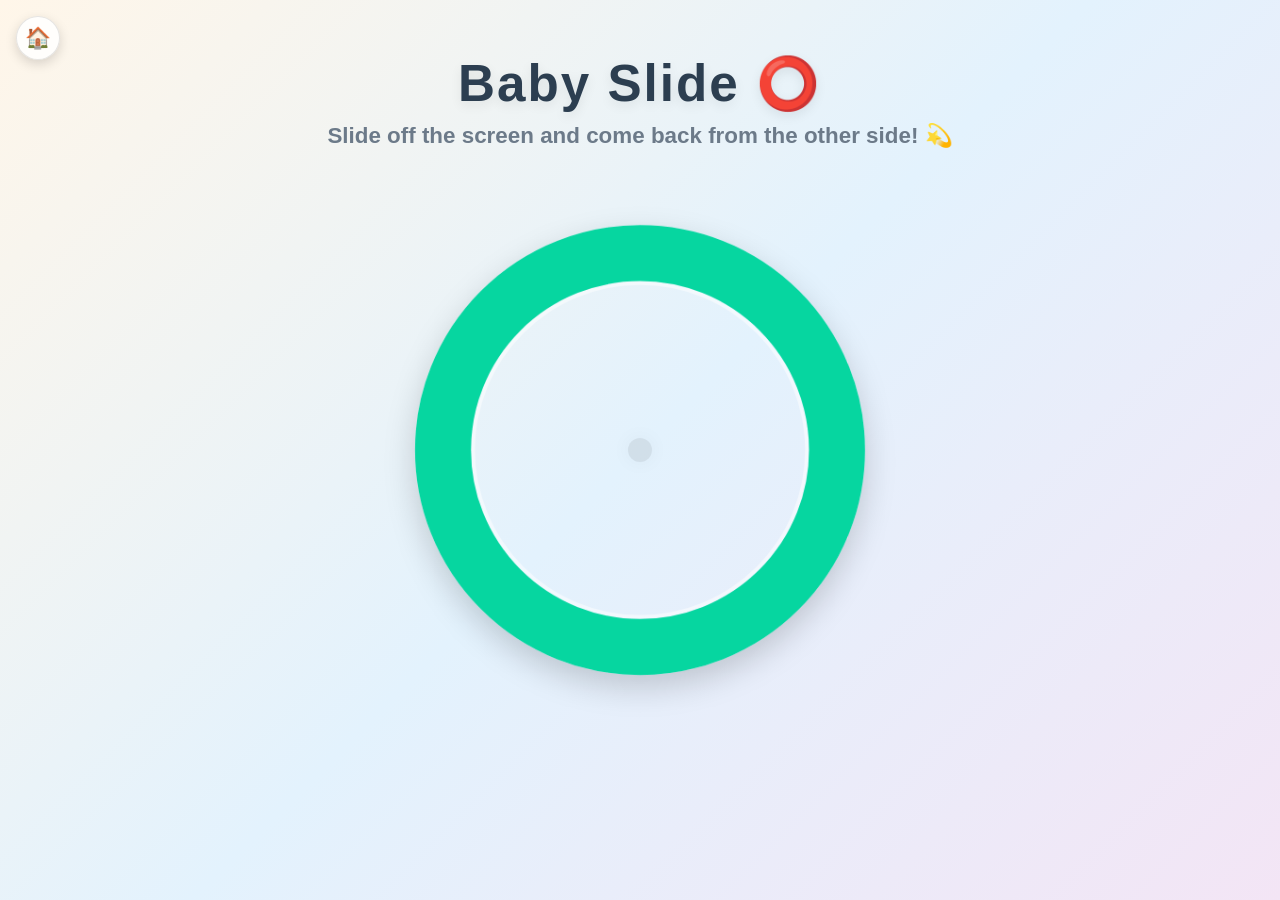
<file: baby-app/baby-slide.html>
<!DOCTYPE html>
<html lang="en">

<head>
    <meta charset="UTF-8">
    <!-- Full-screen mobile layout with zoom disabled to prevent accidental input -->
    <meta name="viewport"
        content="width=device-width, initial-scale=1.0, maximum-scale=1.0, user-scalable=no, viewport-fit=cover">
    <!-- iOS Web App settings -->
    <meta name="apple-mobile-web-app-capable" content="yes">
    <meta name="apple-mobile-web-app-status-bar-style" content="black-translucent">
    <title>Baby Slide ⭕</title>
    <!-- Load only the shared modules used by this activity. -->
    <link rel="stylesheet" href="common.css">
    <script src="modules/audio.js"></script>
    <script src="modules/model.js"></script>
    <script src="modules/visual.js"></script>
    <script src="modules/navigation.js"></script>
    <style>
        body {
            background: linear-gradient(135deg, #FFF6E9 0%, #E3F2FD 50%, #F3E5F5 100%);
        }

        /* Title and helper text */
        .header {
            position: absolute;
            top: 6%;
            width: 100%;
            text-align: center;
            pointer-events: none;
            z-index: 5;
            transition: opacity 0.5s ease;
        }

        h1 {
            margin: 0;
            font-size: clamp(2rem, 6vw, 3.2rem);
            color: #2C3E50;
            text-shadow: 0 4px 12px rgba(0, 0, 0, 0.08);
            font-weight: 800;
            letter-spacing: 2px;
        }

        p.subtitle {
            margin: 8px 0 0 0;
            font-size: clamp(1rem, 3.5vw, 1.4rem);
            color: #6C7A89;
            font-weight: 600;
        }

        /* Outlined circle (approximately one quarter of the screen) */
        .draggable-circle {
            position: absolute;
            width: 50vmin;
            height: 50vmin;
            border: 6.25vmin solid var(--circle-color, #1A1A1A);
            border-radius: 50%;
            background-color: transparent;
            box-shadow: 0 12px 32px rgba(0, 0, 0, 0.18), inset 0 0 0 4px rgba(255, 255, 255, 0.5);
            transform: translate(-50%, -50%) scale(1);
            cursor: grab;
            z-index: 10;
            touch-action: none;
            will-change: left, top, transform;
            display: flex;
            justify-content: center;
            align-items: center;
            transition: transform 0.15s ease-out, box-shadow 0.15s ease-out, border-color 0.4s ease;
        }

        /* Circle while dragging */
        .draggable-circle.dragging {
            cursor: grabbing;
            transform: translate(-50%, -50%) scale(1.1);
            box-shadow: 0 20px 45px rgba(0, 0, 0, 0.28), inset 0 0 0 4px rgba(255, 255, 255, 0.8);
        }

        /* Idle pulse animation to invite interaction */
        .draggable-circle.pulse {
            animation: pulseIdle 2.5s infinite ease-in-out;
        }

        @keyframes pulseIdle {
            0%, 100% {
                transform: translate(-50%, -50%) scale(1);
            }

            50% {
                transform: translate(-50%, -50%) scale(1.06);
            }
        }

        /* Visual marker for the central gravity point */
        .center-target {
            position: absolute;
            top: 50%;
            left: 50%;
            transform: translate(-50%, -50%);
            width: 24px;
            height: 24px;
            border-radius: 50%;
            background: rgba(0, 0, 0, 0.08);
            box-shadow: 0 0 20px rgba(0, 0, 0, 0.05);
            pointer-events: none;
            z-index: 1;
        }
    </style>
</head>

<body>
    <!-- Header -->
    <div class="header">
        <h1>Baby Slide ⭕</h1>
        <p class="subtitle">Slide off the screen and come back from the other side! 💫</p>
    </div>

    <!-- Central gravity guide -->
    <div class="center-target"></div>

    <!-- Outlined circle -->
    <div class="draggable-circle pulse" id="circle"></div>

    <script>
        const circle = document.getElementById('circle');

        // Physics state (inertia, acceleration, and central gravity)
        let posX = window.innerWidth / 2;
        let posY = window.innerHeight / 2;
        let vx = 0;
        let vy = 0;
        let isDragging = false;
        let currentCircleColor = BabyModel.randomItem(BabyModel.tapColors);
        circle.style.setProperty('--circle-color', currentCircleColor);

        let lastPointerX = 0;
        let lastPointerY = 0;

        // Initialize the circle at the center
        function centerCircle() {
            posX = window.innerWidth / 2;
            posY = window.innerHeight / 2;
            vx = 0;
            vy = 0;
            circle.style.left = `${posX}px`;
            circle.style.top = `${posY}px`;
        }
        centerCircle();

        // Change the circle's color each time it wraps around the screen.
        function changeCircleColor() {
            currentCircleColor = BabyModel.nextColor(currentCircleColor);
            circle.style.setProperty('--circle-color', currentCircleColor);
        }

        window.addEventListener('resize', () => {
            if (!isDragging && Math.hypot(vx, vy) < 0.1) {
                centerCircle();
            }
        });

        // Pointer and touch event handling
        circle.addEventListener('pointerdown', (e) => {
            WebAudioEngine.playTone(440, 0.1, 'sine', true);

            isDragging = true;
            vx = 0;
            vy = 0;

            circle.setPointerCapture(e.pointerId);
            circle.classList.remove('pulse');
            circle.classList.add('dragging');

            lastPointerX = e.clientX;
            lastPointerY = e.clientY;
            posX = e.clientX;
            posY = e.clientY;

            circle.style.left = `${posX}px`;
            circle.style.top = `${posY}px`;
        });

        circle.addEventListener('pointermove', (e) => {
            if (!isDragging) return;

            // Calculate movement delta and instantaneous velocity (vx, vy)
            const deltaX = e.clientX - lastPointerX;
            const deltaY = e.clientY - lastPointerY;

            // Accumulate momentum in real time
            vx = vx * 0.2 + deltaX * 0.8;
            vy = vy * 0.2 + deltaY * 0.8;

            posX = e.clientX;
            posY = e.clientY;
            lastPointerX = e.clientX;
            lastPointerY = e.clientY;

            circle.style.left = `${posX}px`;
            circle.style.top = `${posY}px`;

            // Create a colorful drag trail
            ParticleEngine.createTrail(posX, posY);
        });

        function handlePointerUp(e) {
            if (!isDragging) return;
            isDragging = false;
            circle.classList.remove('dragging');

            // Add momentum when the pointer is released
            vx *= 1.35;
            vy *= 1.35;
        }

        circle.addEventListener('pointerup', handlePointerUp);
        circle.addEventListener('pointercancel', handlePointerUp);

        // Physics loop with central gravity and screen wrapping
        function updatePhysics() {
            if (!isDragging) {
                const centerX = window.innerWidth / 2;
                const centerY = window.innerHeight / 2;

                const dx = centerX - posX;
                const dy = centerY - posY;
                const distToCenter = Math.hypot(dx, dy);

                // Central gravitational attraction (centripetal acceleration)
                const gravityStrength = 0.0035;
                vx += dx * gravityStrength;
                vy += dy * gravityStrength;

                // Drag damping so the circle settles gracefully at the center
                vx *= 0.955;
                vy *= 0.955;

                posX += vx;
                posY += vy;

                // Screen wrapping: an object leaving one edge enters from the opposite edge
                const margin = 50;
                let wrapped = false;

                if (posY < -margin) {
                    posY = window.innerHeight + margin;
                    wrapped = true;
                } else if (posY > window.innerHeight + margin) {
                    posY = -margin;
                    wrapped = true;
                }

                if (posX < -margin) {
                    posX = window.innerWidth + margin;
                    wrapped = true;
                } else if (posX > window.innerWidth + margin) {
                    posX = -margin;
                    wrapped = true;
                }

                if (wrapped) {
                    changeCircleColor();
                    WebAudioEngine.playArpeggio();
                    ParticleEngine.createExplosion(posX, posY);
                }

                // Update position
                circle.style.left = `${posX}px`;
                circle.style.top = `${posY}px`;

                // Create small sparkle trails while moving
                if (Math.hypot(vx, vy) > 1.2) {
                    ParticleEngine.createTrail(posX, posY);
                }

                // Enable the idle pulse after settling at the center
                if (distToCenter < 3 && Math.hypot(vx, vy) < 0.1) {
                    posX = centerX;
                    posY = centerY;
                    vx = 0;
                    vy = 0;
                    circle.style.left = `${posX}px`;
                    circle.style.top = `${posY}px`;
                    if (!circle.classList.contains('pulse')) {
                        circle.classList.add('pulse');
                    }
                }
            }

            requestAnimationFrame(updatePhysics);
        }
        requestAnimationFrame(updatePhysics);
    </script>
</body>

</html>
</file>
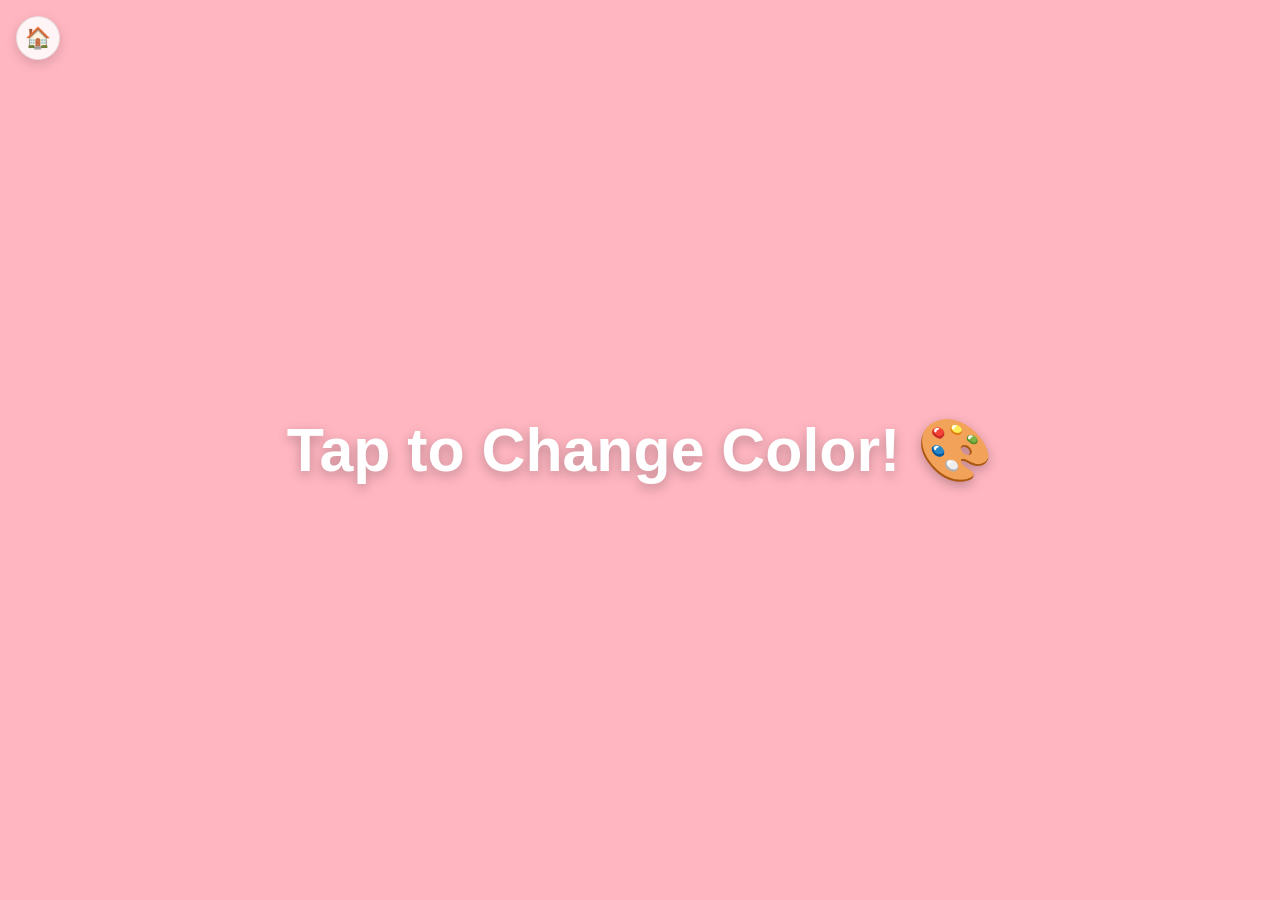
<file: baby-app/baby-tap.html>
<!DOCTYPE html>
<html lang="en">

<head>
    <meta charset="UTF-8">
    <meta name="viewport" content="width=device-width, initial-scale=1.0, maximum-scale=1.0, user-scalable=no, viewport-fit=cover">
    <meta name="apple-mobile-web-app-capable" content="yes">
    <meta name="apple-mobile-web-app-status-bar-style" content="black-translucent">
    <title>Baby Color Tap 🎨</title>
    <!-- Load only the shared modules used by this activity. -->
    <link rel="stylesheet" href="common.css">
    <script src="modules/audio.js"></script>
    <script src="modules/model.js"></script>
    <script src="modules/navigation.js"></script>
    <style>
        body {
            background-color: #FFB6C1;
            transition: background-color 0.2s ease-out;
            display: flex;
            justify-content: center;
            align-items: center;
        }

        h1 {
            font-size: clamp(2.2rem, 7vw, 3.8rem);
            color: white;
            text-shadow: 0 4px 12px rgba(0, 0, 0, 0.25);
            text-align: center;
            pointer-events: none;
            margin: 0 20px;
            font-weight: 800;
        }

        .ripple {
            position: absolute;
            border-radius: 50%;
            background: rgba(255, 255, 255, 0.7);
            transform: translate(-50%, -50%) scale(0);
            animation: rippleAnim 0.6s ease-out forwards;
            pointer-events: none;
        }

        @keyframes rippleAnim {
            0% {
                width: 20px;
                height: 20px;
                opacity: 0.9;
                transform: translate(-50%, -50%) scale(1);
            }
            100% {
                width: 260px;
                height: 260px;
                opacity: 0;
                transform: translate(-50%, -50%) scale(1.5);
            }
        }
    </style>
</head>

<body>
    <h1>Tap to Change Color! 🎨</h1>

    <script>
        let currentColor = BabyModel.tapColors[0];

        function changeColor() {
            currentColor = BabyModel.nextColor(currentColor);
            document.body.style.backgroundColor = currentColor;
        }

        function createRipple(x, y) {
            const ripple = document.createElement('div');
            ripple.className = 'ripple';
            ripple.style.left = `${x}px`;
            ripple.style.top = `${y}px`;
            document.body.appendChild(ripple);
            setTimeout(() => ripple.remove(), 600);
        }

        function handleTouch(x, y) {
            changeColor();

            WebAudioEngine.playTone(BabyModel.randomItem(BabyModel.tapFrequencies), 0.12);
            createRipple(x, y);
        }

        // Multi-touch (Touch Events)
        window.addEventListener('touchstart', (e) => {
            e.preventDefault();
            for (let i = 0; i < e.changedTouches.length; i++) {
                const touch = e.changedTouches[i];
                handleTouch(touch.clientX, touch.clientY);
            }
        }, { passive: false });

        // Mouse and stylus (Pointer Events)
        window.addEventListener('pointerdown', (e) => {
            if (e.pointerType === 'touch') return;
            handleTouch(e.clientX, e.clientY);
        });
    </script>
</body>

</html>
</file>
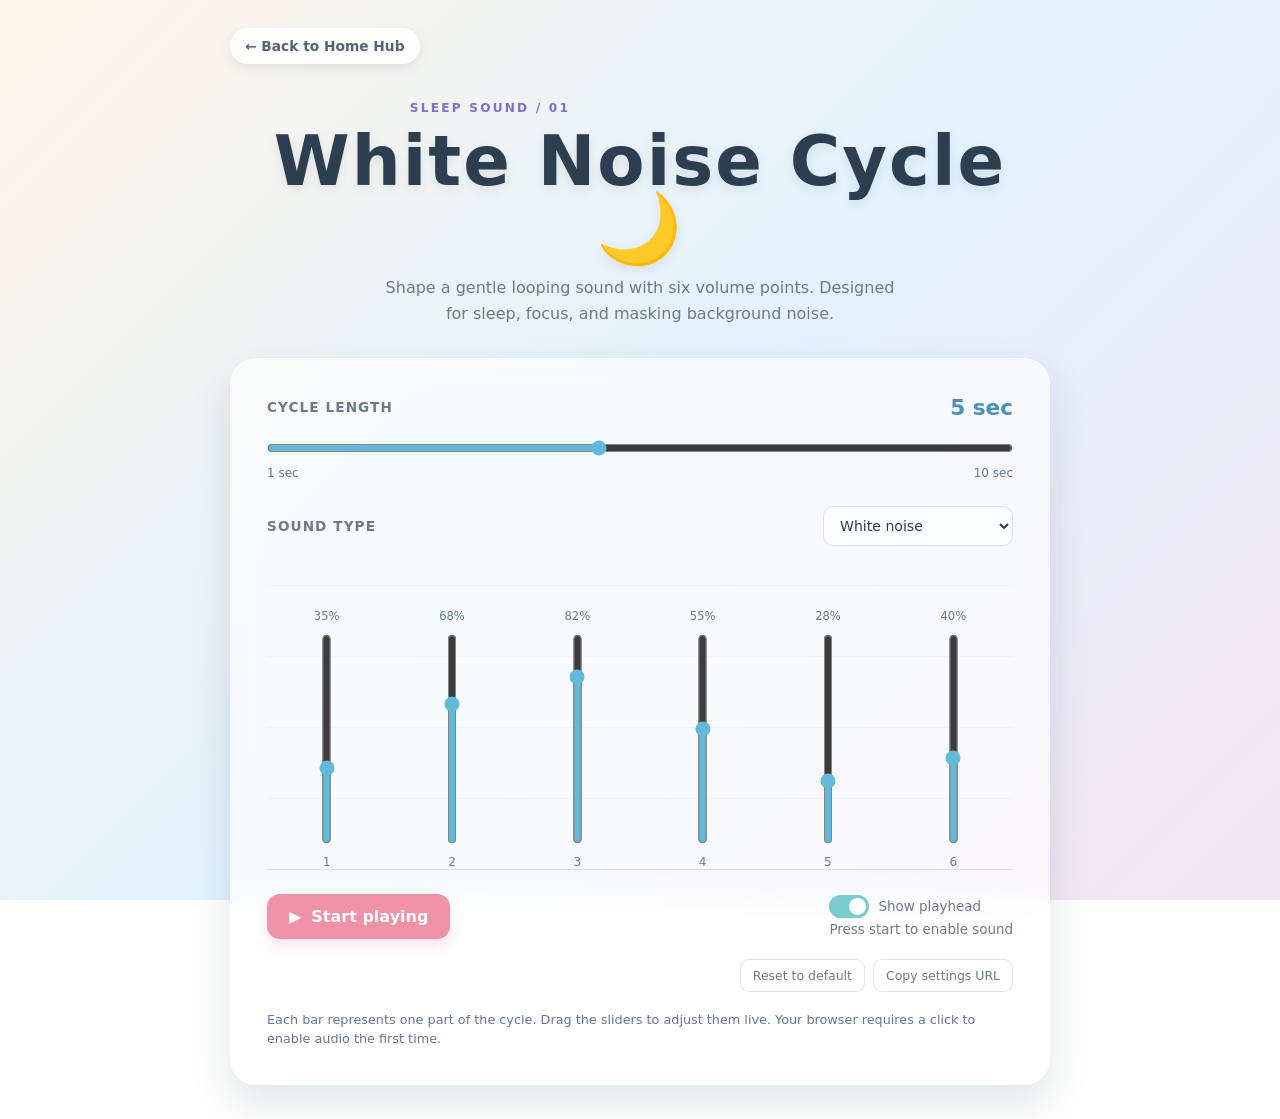
<file: baby-app/white-noise.html>
<!DOCTYPE html>
<html lang="zh-Hant">

<head>
    <meta charset="UTF-8">
    <meta name="viewport" content="width=device-width, initial-scale=1.0, maximum-scale=1.0, user-scalable=no, viewport-fit=cover">
    <meta name="apple-mobile-web-app-capable" content="yes">
    <meta name="apple-mobile-web-app-status-bar-style" content="black-translucent">
    <title>White Noise Cycle · Home Hub</title>
    <style>
        :root {
            --ink: #2c3e50;
            --muted: #6c7a89;
            --panel: rgba(255, 255, 255, 0.68);
            --line: rgba(44, 62, 80, 0.14);
            --cyan: #62b9d8;
            --violet: #9b8be9;
        }

        * { box-sizing: border-box; }

        html, body { min-height: 100%; margin: 0; }

        body {
            min-height: 100vh;
            padding: 28px 20px 34px;
            color: var(--ink);
            font-family: Inter, ui-sans-serif, system-ui, -apple-system, BlinkMacSystemFont, "Segoe UI", sans-serif;
            background: linear-gradient(135deg, #fff6e9 0%, #e3f2fd 50%, #f3e5f5 100%);
            background-attachment: fixed;
        }

        .page { width: min(820px, 100%); margin: 0 auto; }
        .home-link { display: inline-flex; align-items: center; padding: 9px 14px; color: #536477; font-size: .86rem; font-weight: 700; text-decoration: none; background: rgba(255, 255, 255, .78); border: 1px solid rgba(255, 255, 255, .9); border-radius: 999px; box-shadow: 0 4px 12px rgba(44, 62, 80, .1); transition: transform .2s, background .2s; }
        .home-link:hover { color: #2c3e50; background: #fff; transform: translateY(-2px); }
        header { margin: 34px 0 30px; text-align: center; }
        .kicker { margin: 0 0 10px; color: #7e70cf; font-size: .76rem; font-weight: 800; letter-spacing: .18em; text-transform: uppercase; }
        h1 { margin: 0 0 12px; color: #2c3e50; font-size: clamp(2.1rem, 7vw, 4.3rem); letter-spacing: 2px; line-height: .98; text-shadow: 0 4px 12px rgba(0, 0, 0, .08); }
        header p { max-width: 520px; margin: 0 auto; color: var(--muted); line-height: 1.65; }

        .panel { padding: clamp(20px, 5vw, 36px); background: var(--panel); border: 1px solid rgba(255, 255, 255, .78); border-radius: 26px; box-shadow: 0 18px 42px rgba(44, 62, 80, .14); backdrop-filter: blur(14px); }
        .period-row { display: flex; align-items: center; justify-content: space-between; gap: 18px; margin-bottom: 12px; }
        .label { color: var(--muted); font-size: .85rem; font-weight: 700; letter-spacing: .08em; text-transform: uppercase; }
        .period-value { color: #4d8fba; font-size: 1.35rem; font-weight: 800; white-space: nowrap; }
        input[type="range"] { width: 100%; margin: 0; accent-color: var(--cyan); cursor: pointer; }
        .period-range { height: 32px; }
        .range-scale { display: flex; justify-content: space-between; margin-top: -2px; color: #667694; font-size: .75rem; }
        .sound-row { display: flex; align-items: center; justify-content: space-between; gap: 18px; margin-top: 26px; }
        .sound-select { min-width: 190px; padding: 10px 34px 10px 12px; color: var(--ink); font: inherit; font-size: .88rem; background-color: rgba(255, 255, 255, .72); border: 1px solid var(--line); border-radius: 10px; cursor: pointer; }
        .sound-select:focus { outline: 2px solid var(--cyan); outline-offset: 2px; }

        .chart { display: flex; align-items: end; justify-content: space-around; gap: clamp(8px, 3vw, 22px); min-height: 285px; margin: 35px 0 24px; padding: 28px 8px 0; border-bottom: 1px solid var(--line); background: repeating-linear-gradient(to top, transparent 0, transparent 70px, rgba(44, 62, 80, .07) 71px); }
        .volume-cell { display: flex; flex: 1; flex-direction: column; align-items: center; gap: 11px; min-width: 28px; }
        .volume-number { color: var(--muted); font-size: .72rem; font-variant-numeric: tabular-nums; }
        .vertical-range { width: 42px; height: 210px; margin: 0; writing-mode: vertical-lr; direction: rtl; accent-color: var(--violet); }
        .volume-name { color: #708090; font-size: .76rem; }
        .volume-cell.active .volume-number { color: var(--cyan); font-weight: 800; }
        .volume-cell.active .vertical-range { accent-color: var(--cyan); filter: drop-shadow(0 0 7px rgba(101, 228, 220, .55)); }
        .volume-cell.active .volume-name { color: var(--cyan); font-weight: 800; }
        .volume-cell.active .volume-name::after { content: ' · playing'; font-size: .68rem; }

        .controls { display: flex; align-items: center; justify-content: space-between; gap: 18px; }
        .play-button { display: inline-flex; align-items: center; gap: 10px; padding: 13px 22px; color: #fff; font: inherit; font-weight: 800; background: #ee91a9; border: 0; border-radius: 13px; box-shadow: 0 6px 14px rgba(238, 145, 169, .28); cursor: pointer; transition: transform .2s, background .2s; }
        .play-button:hover { transform: translateY(-2px); background: #f2a2b7; }
        .play-button:active { transform: translateY(0); }
        .play-button.is-playing { color: #fff; background: #7f9cda; box-shadow: 0 6px 14px rgba(127, 156, 218, .28); }
        .display-toggle { display: inline-flex; align-items: center; gap: 9px; color: var(--muted); font-size: .84rem; cursor: pointer; }
        .display-toggle input { position: absolute; opacity: 0; pointer-events: none; }
        .switch { position: relative; width: 40px; height: 23px; background: #b8c2cf; border-radius: 99px; transition: background .2s; }
        .switch::after { content: ''; position: absolute; top: 3px; left: 3px; width: 17px; height: 17px; background: #fff; border-radius: 50%; transition: transform .2s; }
        .display-toggle input:checked + .switch { background: #7ccbd0; }
        .display-toggle input:checked + .switch::after { transform: translateX(17px); background: #fff; }
        .status { color: var(--muted); font-size: .84rem; text-align: right; }
        .share-row { display: flex; justify-content: flex-end; gap: 8px; margin-top: 20px; }
        .copy-button, .reset-button { padding: 8px 12px; color: var(--muted); font: inherit; font-size: .78rem; background: rgba(255, 255, 255, .42); border: 1px solid var(--line); border-radius: 9px; cursor: pointer; }
        .copy-button:hover { color: var(--cyan); border-color: rgba(101, 228, 220, .5); }
        .reset-button:hover { color: #c06d82; border-color: rgba(192, 109, 130, .45); }
        .hint { margin: 18px 0 0; color: #667694; font-size: .8rem; line-height: 1.5; }

        @media (max-width: 560px) {
            body { padding: 20px 14px 26px; }
            header { margin-top: 30px; }
            .panel { border-radius: 20px; }
            .chart { min-height: 255px; margin-top: 28px; padding-left: 0; padding-right: 0; }
            .vertical-range { height: 180px; width: 36px; }
            .controls { align-items: flex-start; flex-direction: column; }
            .status { text-align: left; }
        }
    </style>
</head>

<body>
    <main class="page">
        <a class="home-link" href="../index.html">← Back to Home Hub</a>

        <header>
            <p class="kicker">Sleep sound / 01</p>
            <h1>White Noise Cycle 🌙</h1>
            <p>Shape a gentle looping sound with six volume points. Designed for sleep, focus, and masking background noise.</p>
        </header>

        <section class="panel" aria-label="White noise controls">
            <div class="period-row">
                <span class="label">Cycle length</span>
                <span class="period-value"><output id="periodValue">5</output> sec</span>
            </div>
            <input id="periodRange" class="period-range" type="range" min="1" max="10" step="1" value="5" aria-label="Cycle length, 1 to 10 seconds">
            <div class="range-scale"><span>1 sec</span><span>10 sec</span></div>
            <div class="sound-row">
                <span class="label">Sound type</span>
                <select class="sound-select" id="soundType" aria-label="Choose a sound type">
                    <option value="white">White noise</option>
                    <option value="pink">Pink noise</option>
                    <option value="brown">Brown noise</option>
                    <option value="fan">Fan</option>
                    <option value="rain">Rain</option>
                    <option value="aircon">Air conditioner</option>
                    <option value="stream">Stream</option>
                </select>
            </div>

            <div class="chart" id="volumeChart" aria-label="6 volume points in the cycle"></div>

            <div class="controls">
                <button class="play-button" id="playButton" type="button"><span id="playIcon">▶</span><span id="playText">Start playing</span></button>
                <div>
                    <label class="display-toggle"><input id="displayToggle" type="checkbox" checked><span class="switch" aria-hidden="true"></span><span>Show playhead</span></label>
                    <div class="status" id="status">Press start to enable sound</div>
                </div>
            </div>
            <div class="share-row"><button class="reset-button" id="resetButton" type="button">Reset to default</button><button class="copy-button" id="copyButton" type="button">Copy settings URL</button></div>
            <p class="hint">Each bar represents one part of the cycle. Drag the sliders to adjust them live. Your browser requires a click to enable audio the first time.</p>
        </section>
    </main>

    <script>
        const periodRange = document.getElementById('periodRange');
        const periodValue = document.getElementById('periodValue');
        const volumeChart = document.getElementById('volumeChart');
        const playButton = document.getElementById('playButton');
        const playIcon = document.getElementById('playIcon');
        const playText = document.getElementById('playText');
        const status = document.getElementById('status');
        const displayToggle = document.getElementById('displayToggle');
        const copyButton = document.getElementById('copyButton');
        const resetButton = document.getElementById('resetButton');
        const soundType = document.getElementById('soundType');
        const soundModes = ['white', 'pink', 'brown', 'fan', 'rain', 'aircon', 'stream'];
        const DEFAULT_PERIOD = 5;
        const DEFAULT_VOLUMES = [35, 68, 82, 55, 28, 40];
        const DEFAULT_SOUND = 'white';
        const DEFAULT_DISPLAY_PLAYHEAD = true;
        const volumes = [...DEFAULT_VOLUMES];
        let audioContext;
        let noiseSource;
        let noiseGain;
        let isPlaying = false;
        let animationFrame;
        let cycleStart = 0;
        const volumeCells = [];

        function applySetting(setting) {
            if (!setting) return false;
            const values = setting.split('-').map(Number);
            const isValid = (values.length === 7 || values.length === 8 || values.length === 9) && Number.isInteger(values[0]) && values[0] >= 1 && values[0] <= 10 && values.slice(1, 7).every(value => Number.isInteger(value) && value >= 0 && value <= 100) && (values.length === 7 || values[7] === 0 || values[7] === 1) && (values.length < 9 || Number.isInteger(values[8]) && values[8] >= 0 && values[8] < soundModes.length);
            if (!isValid) return false;
            periodRange.value = values[0];
            periodValue.textContent = values[0];
            volumes.splice(0, volumes.length, ...values.slice(1, 7));
            if (values.length >= 8) displayToggle.checked = values[7] === 1;
            if (values.length === 9) soundType.value = soundModes[values[8]];
            return true;
        }

        function loadSavedSettings() {
            const urlSetting = new URLSearchParams(window.location.search).get('setting');
            if (applySetting(urlSetting)) {
                saveSettingCookie(urlSetting);
                return;
            }
            const cookieSetting = document.cookie.split('; ').find(cookie => cookie.startsWith('whiteNoiseSetting='))?.split('=')[1];
            applySetting(cookieSetting);
        }

        function saveSettingCookie(setting) {
            document.cookie = `whiteNoiseSetting=${setting}; max-age=31536000; path=/; SameSite=Lax`;
        }

        function syncSettingsToUrl() {
            const url = new URL(window.location.href);
            url.searchParams.set('setting', [periodRange.value, ...volumes, displayToggle.checked ? 1 : 0, soundModes.indexOf(soundType.value)].join('-'));
            window.history.replaceState({}, '', url);
            saveSettingCookie(url.searchParams.get('setting'));
        }

        loadSavedSettings();

        volumes.forEach((volume, index) => {
            const cell = document.createElement('label');
            cell.className = 'volume-cell';
            cell.innerHTML = `<span class="volume-number" id="volumeNumber${index}">${volume}%</span><input class="vertical-range" data-index="${index}" type="range" min="0" max="100" value="${volume}" aria-label="Volume for segment ${index + 1}"><span class="volume-name">${index + 1}</span>`;
            volumeChart.appendChild(cell);
            volumeCells.push(cell);
        });

        function updateAudioVolume(now = performance.now()) {
            if (!isPlaying || !noiseGain || !audioContext) return null;
            const periodSeconds = Number(periodRange.value);
            const period = (Number.isFinite(periodSeconds) && periodSeconds > 0 ? periodSeconds : 5) * 1000;
            const progress = ((now - cycleStart) % period) / period;
            const position = progress * volumes.length;
            const index = Math.floor(position) % volumes.length;
            const nextIndex = (index + 1) % volumes.length;
            const blend = position - Math.floor(position);
            const currentVolume = Number(volumes[index]);
            const nextVolume = Number(volumes[nextIndex]);
            const safeCurrentVolume = Number.isFinite(currentVolume) ? currentVolume : 0;
            const safeNextVolume = Number.isFinite(nextVolume) ? nextVolume : 0;
            const value = (safeCurrentVolume * (1 - blend) + safeNextVolume * blend) / 100 * 0.28;
            volumeCells.forEach((cell, cellIndex) => cell.classList.toggle('active', displayToggle.checked && cellIndex === index));
            const nowAudio = audioContext.currentTime;
            noiseGain.gain.cancelScheduledValues(nowAudio);
            noiseGain.gain.setTargetAtTime(value, nowAudio, 0.035);
            return value;
        }

        function updateVolumeLabel(input) {
            const nextValue = Number(input.value);
            volumes[input.dataset.index] = Number.isFinite(nextValue) ? nextValue : 0;
            document.getElementById(`volumeNumber${input.dataset.index}`).textContent = `${input.value}%`;
            syncSettingsToUrl();
            updateAudioVolume();
        }

        document.querySelectorAll('.vertical-range').forEach(input => input.addEventListener('input', () => updateVolumeLabel(input)));
        periodRange.addEventListener('input', () => {
            periodValue.textContent = periodRange.value;
            syncSettingsToUrl();
            updateAudioVolume();
        });

        displayToggle.addEventListener('change', () => {
            syncSettingsToUrl();
            if (displayToggle.checked) {
                updateAudioVolume();
            } else {
                volumeCells.forEach(cell => cell.classList.remove('active'));
            }
        });

        copyButton.addEventListener('click', async () => {
            syncSettingsToUrl();
            try {
                await navigator.clipboard.writeText(window.location.href);
                copyButton.textContent = 'Settings URL copied';
            } catch (error) {
                copyButton.textContent = 'Copy from the address bar';
            }
            setTimeout(() => { copyButton.textContent = 'Copy settings URL'; }, 1800);
        });

        resetButton.addEventListener('click', () => {
            periodRange.value = DEFAULT_PERIOD;
            periodValue.textContent = DEFAULT_PERIOD;
            volumes.splice(0, volumes.length, ...DEFAULT_VOLUMES);
            volumeCells.forEach((cell, index) => {
                const input = cell.querySelector('.vertical-range');
                input.value = DEFAULT_VOLUMES[index];
                cell.querySelector('.volume-number').textContent = `${DEFAULT_VOLUMES[index]}%`;
                cell.classList.remove('active');
            });
            displayToggle.checked = DEFAULT_DISPLAY_PLAYHEAD;
            const previousSound = soundType.value;
            soundType.value = DEFAULT_SOUND;
            if (audioContext && previousSound !== DEFAULT_SOUND) {
                noiseSource.stop();
                noiseSource.disconnect();
                createSoundSource();
            }
            document.cookie = 'whiteNoiseSetting=; max-age=0; path=/; SameSite=Lax';
            const url = new URL(window.location.href);
            url.searchParams.delete('setting');
            window.history.replaceState({}, '', url);
            if (isPlaying) {
                cycleStart = performance.now();
                updateAudioVolume();
            }
            status.textContent = 'Defaults restored';
        });

        function createNoise() {
            audioContext = new (window.AudioContext || window.webkitAudioContext)();
            createSoundSource();
        }

        function createSoundSource() {
            const duration = soundType.value === 'stream' ? 8 : 4;
            const bufferSize = audioContext.sampleRate * duration;
            const buffer = audioContext.createBuffer(1, bufferSize, audioContext.sampleRate);
            const data = buffer.getChannelData(0);
            let pinkB0 = 0;
            let brownLast = 0;
            let rainDrop = 0;
            for (let i = 0; i < bufferSize; i++) {
                const white = Math.random() * 2 - 1;
                const time = i / audioContext.sampleRate;
                if (soundType.value === 'pink') {
                    pinkB0 = 0.997 * pinkB0 + white * 0.055;
                    data[i] = pinkB0 * 2.7;
                } else if (soundType.value === 'brown') {
                    brownLast = (brownLast + white * 0.018) / 1.018;
                    data[i] = brownLast * 3.2;
                } else if (soundType.value === 'fan') {
                    data[i] = white * 0.7 + Math.sin(time * 2 * Math.PI * 55) * 0.08;
                } else if (soundType.value === 'rain') {
                    if (Math.random() < 0.002) rainDrop = 1;
                    data[i] = white * 0.16 + rainDrop * Math.sin(time * 2 * Math.PI * 2600) * 0.8;
                    rainDrop *= 0.996;
                } else if (soundType.value === 'aircon') {
                    data[i] = white * 0.52 + Math.sin(time * 2 * Math.PI * 58) * 0.1 + Math.sin(time * 2 * Math.PI * 116) * 0.035;
                } else if (soundType.value === 'stream') {
                    brownLast = (brownLast + white * 0.025) / 1.025;
                    data[i] = white * 0.12 + brownLast * 1.5 + Math.sin(time * 2 * Math.PI * 900) * Math.random() * 0.04;
                } else {
                    data[i] = white;
                }
            }
            noiseSource = audioContext.createBufferSource();
            noiseSource.buffer = buffer;
            noiseSource.loop = true;
            noiseGain = audioContext.createGain();
            noiseGain.gain.value = 0;
            if (soundType.value === 'fan' || soundType.value === 'aircon') {
                const filter = audioContext.createBiquadFilter();
                filter.type = 'lowpass';
                filter.frequency.value = soundType.value === 'aircon' ? 650 : 1100;
                filter.Q.value = 0.7;
                noiseSource.connect(filter).connect(noiseGain).connect(audioContext.destination);
            } else {
                noiseSource.connect(noiseGain).connect(audioContext.destination);
            }
            noiseSource.start();
        }

        function animateVolume(now) {
            if (!isPlaying) return;
            updateAudioVolume(now);
            animationFrame = requestAnimationFrame(animateVolume);
        }

        function togglePlayback() {
            if (!audioContext) createNoise();
            isPlaying = !isPlaying;
            if (isPlaying) {
                cycleStart = performance.now();
                playButton.classList.add('is-playing');
                playIcon.textContent = '❚❚';
                playText.textContent = 'Pause';
                status.textContent = `${soundType.selectedOptions[0].textContent} playing`;
                const initialVolume = updateAudioVolume();
                // The first click should produce sound immediately, even when
                // the gain node is still at its initial value of zero.
                if (initialVolume !== null) {
                    noiseGain.gain.cancelScheduledValues(audioContext.currentTime);
                    noiseGain.gain.setValueAtTime(initialVolume, audioContext.currentTime);
                }
                animationFrame = requestAnimationFrame(animateVolume);
                if (audioContext.state !== 'running') {
                    audioContext.resume().then(() => {
                        if (isPlaying) updateAudioVolume();
                    }).catch(() => {
                        status.textContent = 'Audio could not start. Please press play again.';
                    });
                }
            } else {
                cancelAnimationFrame(animationFrame);
                volumeCells.forEach(cell => cell.classList.remove('active'));
                noiseGain.gain.setTargetAtTime(0, audioContext.currentTime, 0.08);
                playButton.classList.remove('is-playing');
                playIcon.textContent = '▶';
                playText.textContent = 'Start playing';
                status.textContent = 'Playback paused';
            }
        }

        soundType.addEventListener('change', () => {
            syncSettingsToUrl();
            if (!audioContext) return;
            noiseSource.stop();
            noiseSource.disconnect();
            createSoundSource();
            if (isPlaying) {
                status.textContent = `${soundType.selectedOptions[0].textContent} playing`;
                updateAudioVolume();
            }
        });

        playButton.addEventListener('click', togglePlayback);
    </script>
</body>
</html>
</file>
<file: app/common.css>
/* ==========================================
   Shared Baby Web App base styles (common.css)
   ========================================== */

* {
    box-sizing: border-box;
    -webkit-tap-highlight-color: transparent;
}

html, body {
    margin: 0;
    padding: 0;
    width: 100vw;
    height: 100vh;
    overflow: hidden;
    font-family: -apple-system, BlinkMacSystemFont, "Segoe UI", Roboto, "Helvetica Neue", Arial, sans-serif;
    user-select: none;
    -webkit-user-select: none;
    touch-action: none;
    overscroll-behavior: none;
    position: fixed;
}

/* Floating button to return to the Web App launcher */
.home-nav-btn {
    position: fixed;
    top: 16px;
    left: 16px;
    width: 44px;
    height: 44px;
    border-radius: 50%;
    background: rgba(255, 255, 255, 0.85);
    border: 1px solid rgba(0, 0, 0, 0.1);
    box-shadow: 0 4px 12px rgba(0, 0, 0, 0.15);
    display: flex;
    align-items: center;
    justify-content: center;
    text-decoration: none;
    font-size: 1.3rem;
    z-index: 100;
    backdrop-filter: blur(8px);
    -webkit-backdrop-filter: blur(8px);
    transition: transform 0.2s ease, background-color 0.2s ease;
}

.home-nav-btn:active {
    transform: scale(0.9);
    background: #FFFFFF;
}

/* Shared particle animation */
.particle {
    position: absolute;
    pointer-events: none;
    border-radius: 50%;
    z-index: 8;
    animation: fadeOut 0.8s ease-out forwards;
}

@keyframes fadeOut {
    0% {
        opacity: 1;
        transform: translate(-50%, -50%) scale(1);
    }
    100% {
        opacity: 0;
        transform: translate(-50%, -50%) scale(0.2);
    }
}
</file>
<file: baby-app/common.css>
/* ==========================================
   Shared Baby App base styles (common.css)
   ========================================== */

* {
    box-sizing: border-box;
    -webkit-tap-highlight-color: transparent;
}

html, body {
    margin: 0;
    padding: 0;
    width: 100vw;
    height: 100vh;
    overflow: hidden;
    font-family: -apple-system, BlinkMacSystemFont, "Segoe UI", Roboto, "Helvetica Neue", Arial, sans-serif;
    user-select: none;
    -webkit-user-select: none;
    touch-action: none;
    overscroll-behavior: none;
    position: fixed;
}

/* Floating button to return to the Home Hub */
.home-nav-btn {
    position: fixed;
    top: 16px;
    left: 16px;
    width: 44px;
    height: 44px;
    border-radius: 50%;
    background: rgba(255, 255, 255, 0.85);
    border: 1px solid rgba(0, 0, 0, 0.1);
    box-shadow: 0 4px 12px rgba(0, 0, 0, 0.15);
    display: flex;
    align-items: center;
    justify-content: center;
    text-decoration: none;
    font-size: 1.3rem;
    z-index: 100;
    backdrop-filter: blur(8px);
    -webkit-backdrop-filter: blur(8px);
    transition: transform 0.2s ease, background-color 0.2s ease;
}

.home-nav-btn:active {
    transform: scale(0.9);
    background: #FFFFFF;
}

/* Shared particle animation */
.particle {
    position: absolute;
    pointer-events: none;
    border-radius: 50%;
    z-index: 8;
    animation: fadeOut 0.8s ease-out forwards;
}

@keyframes fadeOut {
    0% {
        opacity: 1;
        transform: translate(-50%, -50%) scale(1);
    }
    100% {
        opacity: 0;
        transform: translate(-50%, -50%) scale(0.2);
    }
}
</file>
